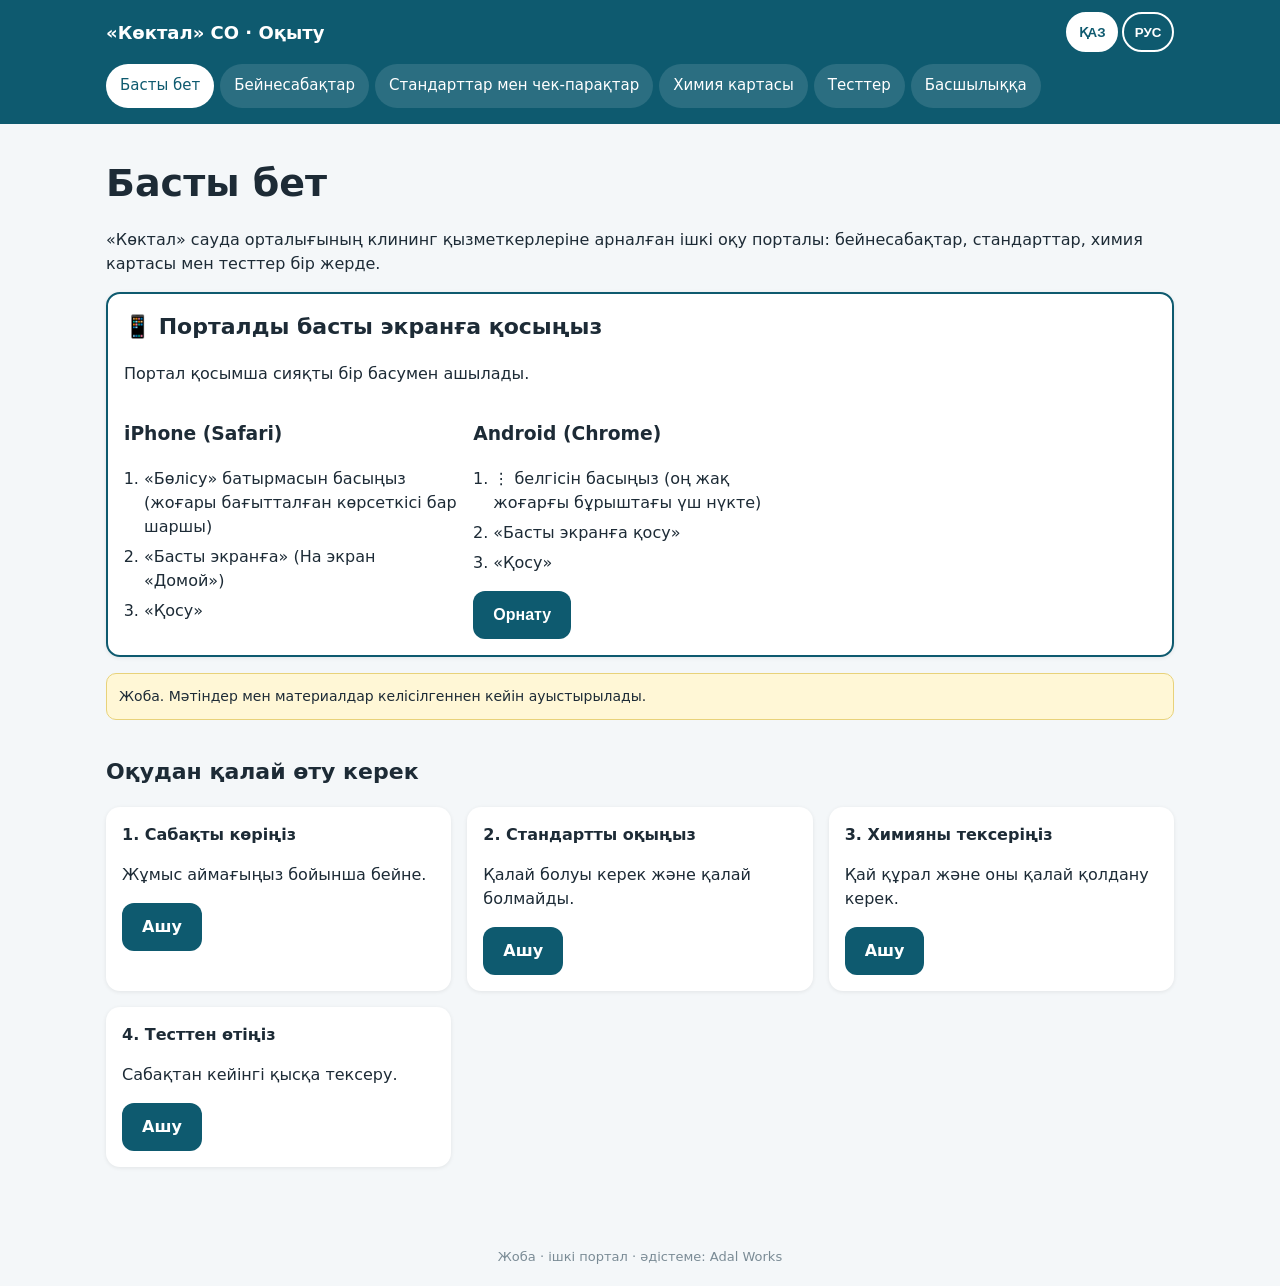
<file: index.html>
<!DOCTYPE html>
<html lang="kk"><head><script>(function(){var q=new URLSearchParams(location.search).get("lang"),l=(q=="ru"||q=="kz")?q:(localStorage.getItem("lang")||"kz");if(q)localStorage.setItem("lang",l);document.documentElement.dataset.lang=l;document.documentElement.lang=l=="kz"?"kk":"ru"})()</script><meta charset="utf-8"/><meta content="width=device-width,initial-scale=1" name="viewport"/><meta content="noindex,nofollow" name="robots"/><title data-kz="Басты бет — клинингті оқыту, «Көктал» СО" data-ru="Главная — обучение клинингу, ТЦ «Коктал»">Главная — обучение клинингу, ТЦ «Коктал»</title><link href="manifest.webmanifest" rel="manifest"/><meta content="#0e5a6f" name="theme-color"/><meta content="yes" name="apple-mobile-web-app-capable"/><meta content="yes" name="mobile-web-app-capable"/><meta content="Köktal" name="apple-mobile-web-app-title"/><meta content="default" name="apple-mobile-web-app-status-bar-style"/><link href="apple-touch-icon.png" rel="apple-touch-icon"/><link href="favicon.ico" rel="icon" sizes="any"/><link href="icons/icon-32.png" rel="icon" sizes="32x32" type="image/png"/><link href="style.css?v=5" rel="stylesheet"/></head><body><header><div class="bar"><a class="logo" href="index.html"><span class="ru">ТЦ «Коктал» · Обучение</span><span class="kz">«Көктал» СО · Оқыту</span></a><div aria-label="Тіл / Язык" class="lang" role="group"><button data-l="kz" type="button">ҚАЗ</button><button data-l="ru" type="button">РУС</button></div><nav><a class="on" href="index.html"><span class="ru">Главная</span><span class="kz">Басты бет</span></a><a href="video.html"><span class="ru">Видеоуроки</span><span class="kz">Бейнесабақтар</span></a><a href="standards.html"><span class="ru">Стандарты и чек-листы</span><span class="kz">Стандарттар мен чек-парақтар</span></a><a href="chem.html"><span class="ru">Карта химии</span><span class="kz">Химия картасы</span></a><a href="tests.html"><span class="ru">Тесты</span><span class="kz">Тесттер</span></a><a href="audit.html"><span class="ru">Для руководства</span><span class="kz">Басшылыққа</span></a></nav></div></header><main><h1><span class="ru">Главная</span><span class="kz">Басты бет</span></h1><p><span class="ru">Внутренний учебный портал для сотрудников клининга ТЦ «Коктал»: видеоуроки, стандарты, карта химии и тесты в одном месте.</span><span class="kz">«Көктал» сауда орталығының клининг қызметкерлеріне арналған ішкі оқу порталы: бейнесабақтар, стандарттар, химия картасы мен тесттер бір жерде.</span></p><div class="card a2hs"><h2 style="margin-top:0"><span class="ru">📱 Добавьте портал на главный экран</span><span class="kz">📱 Порталды басты экранға қосыңыз</span></h2><p><span class="ru">Портал будет открываться как приложение — одним нажатием.</span><span class="kz">Портал қосымша сияқты бір басумен ашылады.</span></p><div class="grid"><div><h3>iPhone (Safari)</h3><ol><li><span class="ru">Нажмите «Поделиться» (квадрат со стрелкой вверх)</span><span class="kz">«Бөлісу» батырмасын басыңыз (жоғары бағытталған көрсеткісі бар шаршы)</span></li><li><span class="ru">«На экран „Домой“»</span><span class="kz">«Басты экранға» (На экран «Домой»)</span></li><li><span class="ru">«Добавить»</span><span class="kz">«Қосу»</span></li></ol></div><div><h3>Android (Chrome)</h3><ol><li><span class="ru">Нажмите ⋮ (три точки справа сверху)</span><span class="kz">⋮ белгісін басыңыз (оң жақ жоғарғы бұрыштағы үш нүкте)</span></li><li><span class="ru">«Добавить на главный экран»</span><span class="kz">«Басты экранға қосу»</span></li><li><span class="ru">«Добавить»</span><span class="kz">«Қосу»</span></li></ol><button class="btn" hidden="" id="inst"><span class="ru">Установить</span><span class="kz">Орнату</span></button></div></div></div>
<script>let dp;addEventListener("beforeinstallprompt",e=>{e.preventDefault();dp=e;inst.hidden=false});inst.onclick=async()=>{if(!dp)return;dp.prompt();await dp.userChoice;dp=null;inst.hidden=true};</script>
<div class="note"><span class="ru">Черновик. Тексты и материалы будут заменены после согласования.</span><span class="kz">Жоба. Мәтіндер мен материалдар келісілгеннен кейін ауыстырылады.</span></div>
<h2><span class="ru">Как проходить обучение</span><span class="kz">Оқудан қалай өту керек</span></h2><div class="grid"><div class="card"><b><span class="ru">1. Посмотрите урок</span><span class="kz">1. Сабақты көріңіз</span></b><p><span class="ru">Видео по вашей зоне работы.</span><span class="kz">Жұмыс аймағыңыз бойынша бейне.</span></p><a class="btn" href="video.html"><span class="ru">Открыть</span><span class="kz">Ашу</span></a></div><div class="card"><b><span class="ru">2. Изучите стандарт</span><span class="kz">2. Стандартты оқыңыз</span></b><p><span class="ru">Как должно быть и как нельзя.</span><span class="kz">Қалай болуы керек және қалай болмайды.</span></p><a class="btn" href="standards.html"><span class="ru">Открыть</span><span class="kz">Ашу</span></a></div><div class="card"><b><span class="ru">3. Проверьте химию</span><span class="kz">3. Химияны тексеріңіз</span></b><p><span class="ru">Какое средство и как применять.</span><span class="kz">Қай құрал және оны қалай қолдану керек.</span></p><a class="btn" href="chem.html"><span class="ru">Открыть</span><span class="kz">Ашу</span></a></div><div class="card"><b><span class="ru">4. Пройдите тест</span><span class="kz">4. Тесттен өтіңіз</span></b><p><span class="ru">Короткая проверка после урока.</span><span class="kz">Сабақтан кейінгі қысқа тексеру.</span></p><a class="btn" href="tests.html"><span class="ru">Открыть</span><span class="kz">Ашу</span></a></div></div></main><footer><span class="ru">Черновик · внутренний портал · методика: Adal Works</span><span class="kz">Жоба · ішкі портал · әдістеме: Adal Works</span></footer><script>if("serviceWorker"in navigator)navigator.serviceWorker.register("sw.js");</script><script src="lang.js"></script></body></html>
</file>
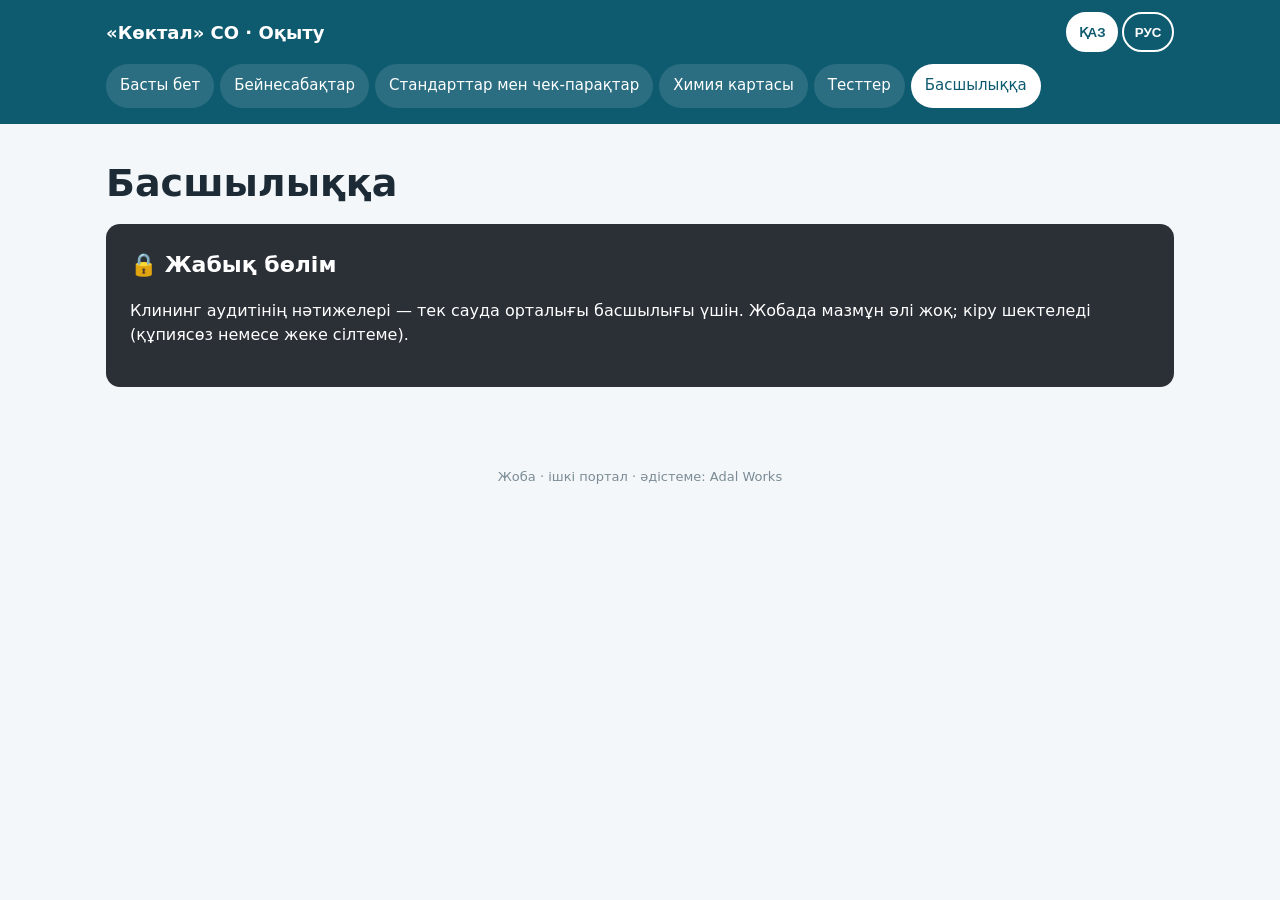
<file: audit.html>
<!DOCTYPE html>
<html lang="kk"><head><script>(function(){var q=new URLSearchParams(location.search).get("lang"),l=(q=="ru"||q=="kz")?q:(localStorage.getItem("lang")||"kz");if(q)localStorage.setItem("lang",l);document.documentElement.dataset.lang=l;document.documentElement.lang=l=="kz"?"kk":"ru"})()</script><meta charset="utf-8"/><meta content="width=device-width,initial-scale=1" name="viewport"/><meta content="noindex,nofollow" name="robots"/><title data-kz="Басшылыққа — клинингті оқыту, «Көктал» СО" data-ru="Для руководства — обучение клинингу, ТЦ «Коктал»">Для руководства — обучение клинингу, ТЦ «Коктал»</title><link href="manifest.webmanifest" rel="manifest"/><meta content="#0e5a6f" name="theme-color"/><meta content="yes" name="apple-mobile-web-app-capable"/><meta content="yes" name="mobile-web-app-capable"/><meta content="Köktal" name="apple-mobile-web-app-title"/><meta content="default" name="apple-mobile-web-app-status-bar-style"/><link href="apple-touch-icon.png" rel="apple-touch-icon"/><link href="favicon.ico" rel="icon" sizes="any"/><link href="icons/icon-32.png" rel="icon" sizes="32x32" type="image/png"/><link href="style.css?v=5" rel="stylesheet"/></head><body><header><div class="bar"><a class="logo" href="index.html"><span class="ru">ТЦ «Коктал» · Обучение</span><span class="kz">«Көктал» СО · Оқыту</span></a><div aria-label="Тіл / Язык" class="lang" role="group"><button data-l="kz" type="button">ҚАЗ</button><button data-l="ru" type="button">РУС</button></div><nav><a href="index.html"><span class="ru">Главная</span><span class="kz">Басты бет</span></a><a href="video.html"><span class="ru">Видеоуроки</span><span class="kz">Бейнесабақтар</span></a><a href="standards.html"><span class="ru">Стандарты и чек-листы</span><span class="kz">Стандарттар мен чек-парақтар</span></a><a href="chem.html"><span class="ru">Карта химии</span><span class="kz">Химия картасы</span></a><a href="tests.html"><span class="ru">Тесты</span><span class="kz">Тесттер</span></a><a class="on" href="audit.html"><span class="ru">Для руководства</span><span class="kz">Басшылыққа</span></a></nav></div></header><main><h1><span class="ru">Для руководства</span><span class="kz">Басшылыққа</span></h1><div class="lock"><h2 style="margin-top:0"><span class="ru">🔒 Закрытый раздел</span><span class="kz">🔒 Жабық бөлім</span></h2><p><span class="ru">Результаты аудита клининга — только для руководства ТЦ. В черновике содержимого нет; доступ будет ограничен (пароль или отдельная ссылка).</span><span class="kz">Клининг аудитінің нәтижелері — тек сауда орталығы басшылығы үшін. Жобада мазмұн әлі жоқ; кіру шектеледі (құпиясөз немесе жеке сілтеме).</span></p></div></main><footer><span class="ru">Черновик · внутренний портал · методика: Adal Works</span><span class="kz">Жоба · ішкі портал · әдістеме: Adal Works</span></footer><script>if("serviceWorker"in navigator)navigator.serviceWorker.register("sw.js");</script><script src="lang.js"></script></body></html>
</file>
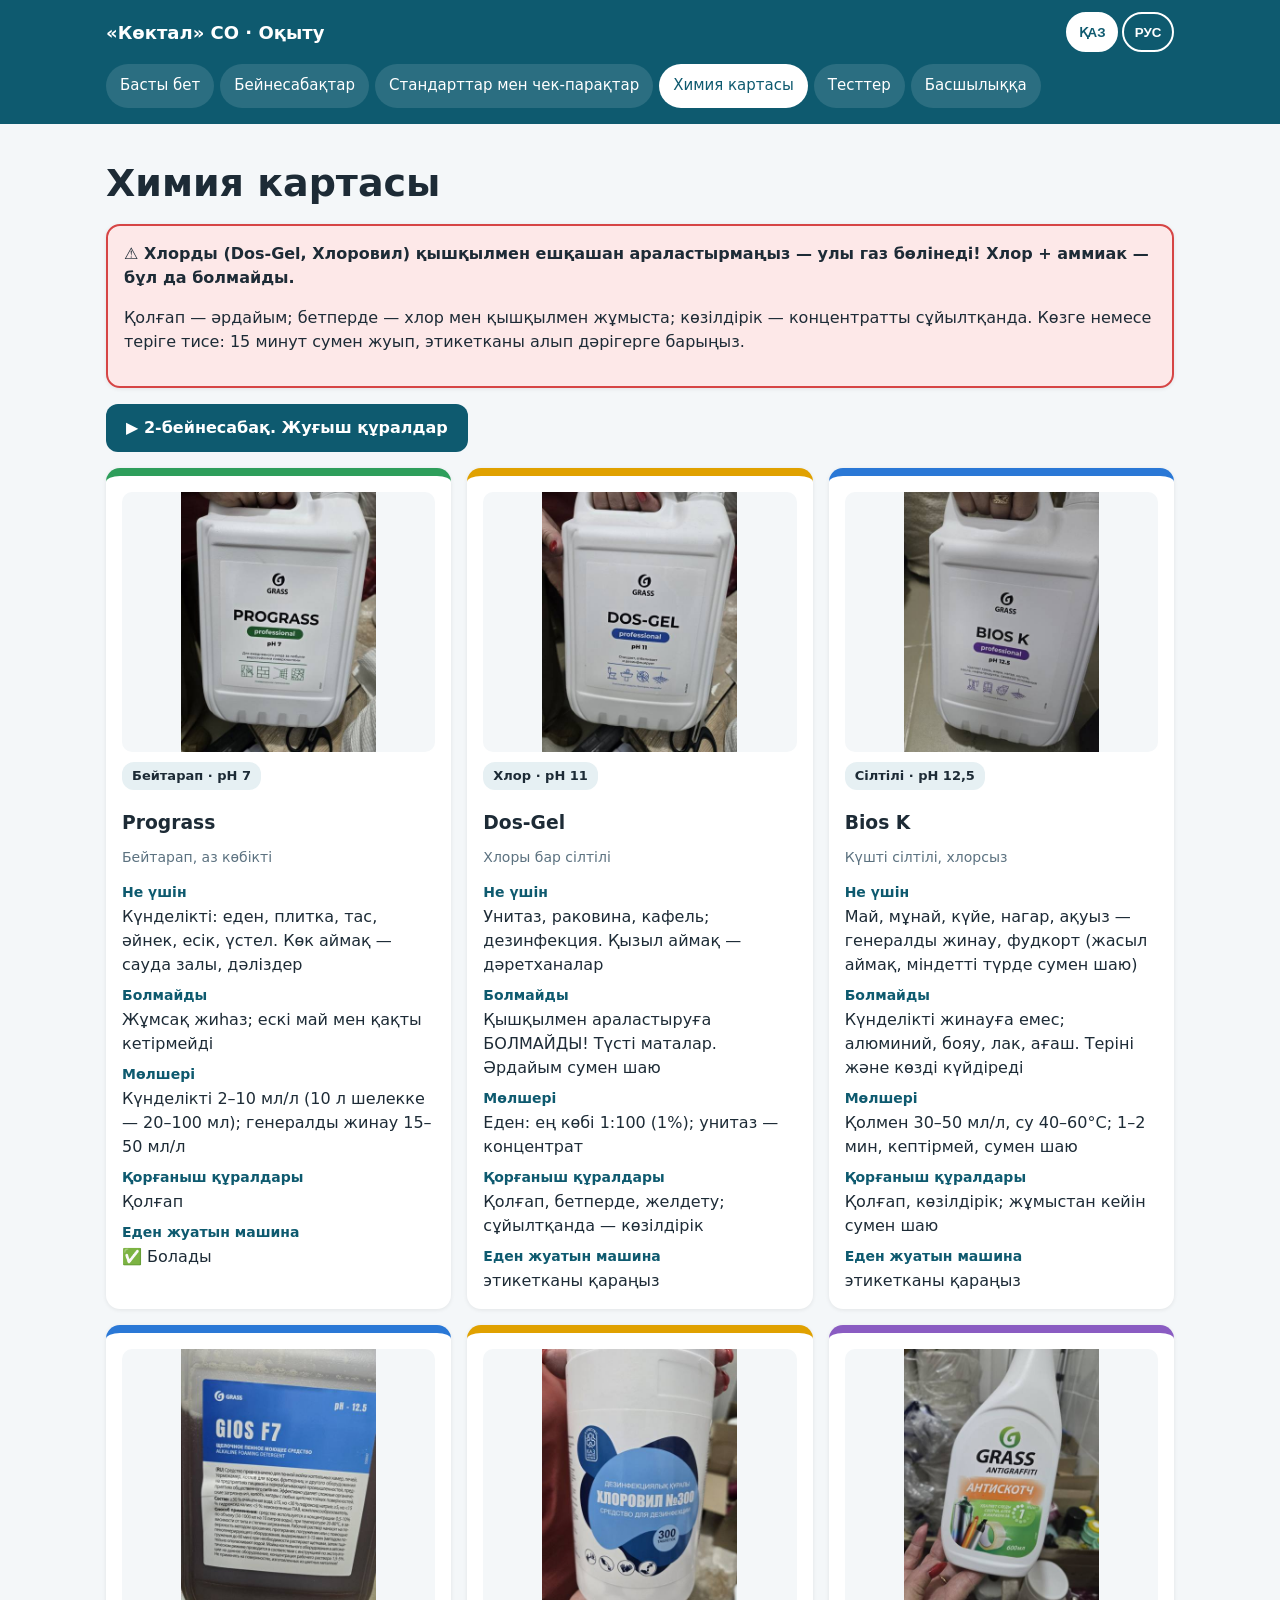
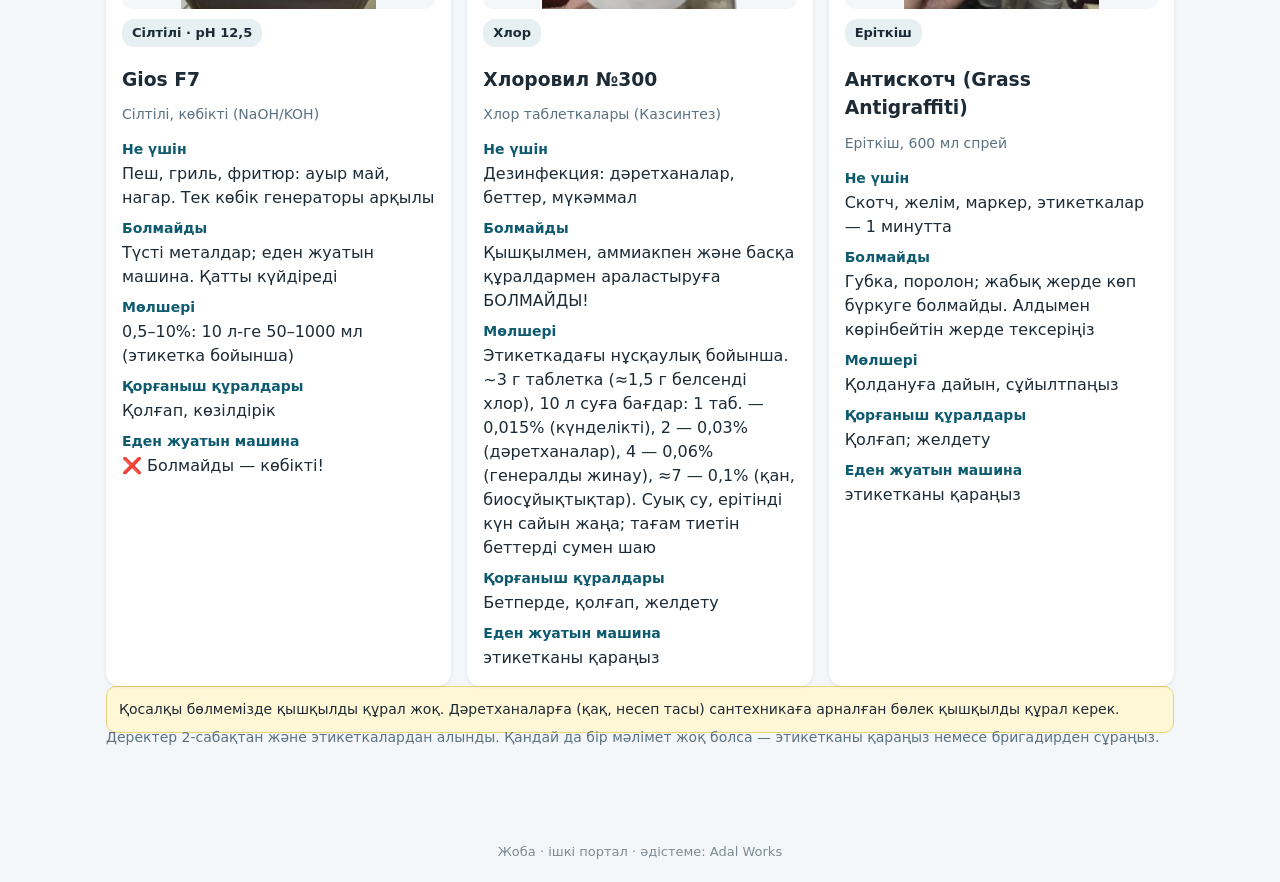
<file: chem.html>
<!DOCTYPE html>
<html lang="kk"><head><script>(function(){var q=new URLSearchParams(location.search).get("lang"),l=(q=="ru"||q=="kz")?q:(localStorage.getItem("lang")||"kz");if(q)localStorage.setItem("lang",l);document.documentElement.dataset.lang=l;document.documentElement.lang=l=="kz"?"kk":"ru"})()</script><meta charset="utf-8"/><meta content="width=device-width,initial-scale=1" name="viewport"/><meta content="noindex,nofollow" name="robots"/><title data-kz="Химия картасы — клинингті оқыту, «Көктал» СО" data-ru="Карта химии — обучение клинингу, ТЦ «Коктал»">Карта химии — обучение клинингу, ТЦ «Коктал»</title><link href="manifest.webmanifest" rel="manifest"/><meta content="#0e5a6f" name="theme-color"/><meta content="yes" name="apple-mobile-web-app-capable"/><meta content="yes" name="mobile-web-app-capable"/><meta content="Köktal" name="apple-mobile-web-app-title"/><meta content="default" name="apple-mobile-web-app-status-bar-style"/><link href="apple-touch-icon.png" rel="apple-touch-icon"/><link href="favicon.ico" rel="icon" sizes="any"/><link href="icons/icon-32.png" rel="icon" sizes="32x32" type="image/png"/><link href="style.css?v=5" rel="stylesheet"/></head><body><header><div class="bar"><a class="logo" href="index.html"><span class="ru">ТЦ «Коктал» · Обучение</span><span class="kz">«Көктал» СО · Оқыту</span></a><div aria-label="Тіл / Язык" class="lang" role="group"><button data-l="kz" type="button">ҚАЗ</button><button data-l="ru" type="button">РУС</button></div><nav><a href="index.html"><span class="ru">Главная</span><span class="kz">Басты бет</span></a><a href="video.html"><span class="ru">Видеоуроки</span><span class="kz">Бейнесабақтар</span></a><a href="standards.html"><span class="ru">Стандарты и чек-листы</span><span class="kz">Стандарттар мен чек-парақтар</span></a><a class="on" href="chem.html"><span class="ru">Карта химии</span><span class="kz">Химия картасы</span></a><a href="tests.html"><span class="ru">Тесты</span><span class="kz">Тесттер</span></a><a href="audit.html"><span class="ru">Для руководства</span><span class="kz">Басшылыққа</span></a></nav></div></header><main><h1><span class="ru">Карта химии</span><span class="kz">Химия картасы</span></h1>
<div class="card danger"><span class="ru"><b>⚠️ Никогда не смешивать хлор (Dos-Gel, Хлоровил) с кислотой — ядовитый газ! Хлор + аммиак — тоже нельзя.</b></span><span class="kz"><b>⚠️ Хлорды (Dos-Gel, Хлоровил) қышқылмен ешқашан араластырмаңыз — улы газ бөлінеді! Хлор + аммиак — бұл да болмайды.</b></span><p><span class="ru">Перчатки всегда; маска — при хлоре и кислоте; очки — при разведении концентрата. Попало в глаза или на кожу: 15 минут водой → к врачу с этикеткой.</span><span class="kz">Қолғап — әрдайым; бетперде — хлор мен қышқылмен жұмыста; көзілдірік — концентратты сұйылтқанда. Көзге немесе теріге тисе: 15 минут сумен жуып, этикетканы алып дәрігерге барыңыз.</span></p></div>
<p><a class="btn" href="video.html#lesson2"><span class="ru">▶ Видеоурок 2. Моющие средства</span><span class="kz">▶ 2-бейнесабақ. Жуғыш құралдар</span></a></p>
<div class="grid chemgrid"><div class="card chem neu"><img alt="Prograss" loading="lazy" src="img/chem/prograss.jpg" width="300"/><div><span class="tag"><span class="ru">Нейтральное · pH 7</span><span class="kz">Бейтарап · pH 7</span></span><h3>Prograss</h3><p class="sub" style="margin-top:-8px"><span class="ru">Нейтральное, низкопенное</span><span class="kz">Бейтарап, аз көбікті</span></p><dl><dt><span class="ru">Для чего</span><span class="kz">Не үшін</span></dt><dd><span class="ru">Ежедневно: пол, плитка, камень, стекло, двери, столы. Синяя зона — торговый зал, коридоры</span><span class="kz">Күнделікті: еден, плитка, тас, әйнек, есік, үстел. Көк аймақ — сауда залы, дәліздер</span></dd><dt><span class="ru">Нельзя</span><span class="kz">Болмайды</span></dt><dd><span class="ru">Мягкая мебель; старый жир и налёт не берёт</span><span class="kz">Жұмсақ жиһаз; ескі май мен қақты кетірмейді</span></dd><dt><span class="ru">Дозировка</span><span class="kz">Мөлшері</span></dt><dd><span class="ru">Ежедн. 2–10 мл/л (ведро 10 л — 20–100 мл); генеральная 15–50 мл/л</span><span class="kz">Күнделікті 2–10 мл/л (10 л шелекке — 20–100 мл); генералды жинау 15–50 мл/л</span></dd><dt><span class="ru">Средства защиты</span><span class="kz">Қорғаныш құралдары</span></dt><dd><span class="ru">Перчатки</span><span class="kz">Қолғап</span></dd><dt><span class="ru">Поломоечная машина</span><span class="kz">Еден жуатын машина</span></dt><dd><span class="ru">✅ Можно</span><span class="kz">✅ Болады</span></dd></dl></div></div><div class="card chem cl"><img alt="Dos-Gel" loading="lazy" src="img/chem/dosgel.jpg" width="300"/><div><span class="tag"><span class="ru">Хлор · pH 11</span><span class="kz">Хлор · pH 11</span></span><h3>Dos-Gel</h3><p class="sub" style="margin-top:-8px"><span class="ru">Щелочное с хлором</span><span class="kz">Хлоры бар сілтілі</span></p><dl><dt><span class="ru">Для чего</span><span class="kz">Не үшін</span></dt><dd><span class="ru">Унитазы, раковины, кафель; дезинфекция. Красная зона — санузлы</span><span class="kz">Унитаз, раковина, кафель; дезинфекция. Қызыл аймақ — дәретханалар</span></dd><dt><span class="ru">Нельзя</span><span class="kz">Болмайды</span></dt><dd><span class="ru">НЕ смешивать с кислотой! Цветные ткани. Всегда смывать водой</span><span class="kz">Қышқылмен араластыруға БОЛМАЙДЫ! Түсті маталар. Әрдайым сумен шаю</span></dd><dt><span class="ru">Дозировка</span><span class="kz">Мөлшері</span></dt><dd><span class="ru">Пол: макс. 1:100 (1%); унитаз — концентрат</span><span class="kz">Еден: ең көбі 1:100 (1%); унитаз — концентрат</span></dd><dt><span class="ru">Средства защиты</span><span class="kz">Қорғаныш құралдары</span></dt><dd><span class="ru">Перчатки, маска, проветривание; очки при разведении</span><span class="kz">Қолғап, бетперде, желдету; сұйылтқанда — көзілдірік</span></dd><dt><span class="ru">Поломоечная машина</span><span class="kz">Еден жуатын машина</span></dt><dd><span class="ru">см. этикетку</span><span class="kz">этикетканы қараңыз</span></dd></dl></div></div><div class="card chem alk"><img alt="Bios K" loading="lazy" src="img/chem/biosk.jpg" width="300"/><div><span class="tag"><span class="ru">Щелочное · pH 12,5</span><span class="kz">Сілтілі · pH 12,5</span></span><h3>Bios K</h3><p class="sub" style="margin-top:-8px"><span class="ru">Сильнощелочное, без хлора</span><span class="kz">Күшті сілтілі, хлорсыз</span></p><dl><dt><span class="ru">Для чего</span><span class="kz">Не үшін</span></dt><dd><span class="ru">Жир, масло, копоть, нагар, белок — генеральная уборка, фудкорт (зелёная зона, обязательно смыть)</span><span class="kz">Май, мұнай, күйе, нагар, ақуыз — генералды жинау, фудкорт (жасыл аймақ, міндетті түрде сумен шаю)</span></dd><dt><span class="ru">Нельзя</span><span class="kz">Болмайды</span></dt><dd><span class="ru">Ежедневная уборка; алюминий, краска, лак, дерево. Обжигает кожу и глаза</span><span class="kz">Күнделікті жинауға емес; алюминий, бояу, лак, ағаш. Теріні және көзді күйдіреді</span></dd><dt><span class="ru">Дозировка</span><span class="kz">Мөлшері</span></dt><dd><span class="ru">Вручную 30–50 мл/л, вода 40–60°C; 1–2 мин, не давать высохнуть, смыть</span><span class="kz">Қолмен 30–50 мл/л, су 40–60°C; 1–2 мин, кептірмей, сумен шаю</span></dd><dt><span class="ru">Средства защиты</span><span class="kz">Қорғаныш құралдары</span></dt><dd><span class="ru">Перчатки, очки; после работы смыть водой</span><span class="kz">Қолғап, көзілдірік; жұмыстан кейін сумен шаю</span></dd><dt><span class="ru">Поломоечная машина</span><span class="kz">Еден жуатын машина</span></dt><dd><span class="ru">см. этикетку</span><span class="kz">этикетканы қараңыз</span></dd></dl></div></div><div class="card chem alk"><img alt="Gios F7" loading="lazy" src="img/chem/giosf7.jpg" width="300"/><div><span class="tag"><span class="ru">Щелочное · pH 12,5</span><span class="kz">Сілтілі · pH 12,5</span></span><h3>Gios F7</h3><p class="sub" style="margin-top:-8px"><span class="ru">Щелочное пенное (NaOH/KOH)</span><span class="kz">Сілтілі, көбікті (NaOH/KOH)</span></p><dl><dt><span class="ru">Для чего</span><span class="kz">Не үшін</span></dt><dd><span class="ru">Печи, гриль, фритюр: тяжёлый жир, нагар. Только через пеногенератор</span><span class="kz">Пеш, гриль, фритюр: ауыр май, нагар. Тек көбік генераторы арқылы</span></dd><dt><span class="ru">Нельзя</span><span class="kz">Болмайды</span></dt><dd><span class="ru">Цветные металлы; поломоечная машина. Сильно обжигает</span><span class="kz">Түсті металдар; еден жуатын машина. Қатты күйдіреді</span></dd><dt><span class="ru">Дозировка</span><span class="kz">Мөлшері</span></dt><dd><span class="ru">0,5–10%: 50–1000 мл на 10 л (этикетка)</span><span class="kz">0,5–10%: 10 л-ге 50–1000 мл (этикетка бойынша)</span></dd><dt><span class="ru">Средства защиты</span><span class="kz">Қорғаныш құралдары</span></dt><dd><span class="ru">Перчатки, очки</span><span class="kz">Қолғап, көзілдірік</span></dd><dt><span class="ru">Поломоечная машина</span><span class="kz">Еден жуатын машина</span></dt><dd><span class="ru">❌ Нельзя — пенное!</span><span class="kz">❌ Болмайды — көбікті!</span></dd></dl></div></div><div class="card chem cl"><img alt="Хлоровил №300" loading="lazy" src="img/chem/chlorovil.jpg" width="300"/><div><span class="tag"><span class="ru">Хлор</span><span class="kz">Хлор</span></span><h3><span class="ru">Хлоровил №300</span><span class="kz">Хлоровил №300</span></h3><p class="sub" style="margin-top:-8px"><span class="ru">Хлорные таблетки (Казсинтез)</span><span class="kz">Хлор таблеткалары (Казсинтез)</span></p><dl><dt><span class="ru">Для чего</span><span class="kz">Не үшін</span></dt><dd><span class="ru">Дезинфекция: санузлы, поверхности, инвентарь</span><span class="kz">Дезинфекция: дәретханалар, беттер, мүкәммал</span></dd><dt><span class="ru">Нельзя</span><span class="kz">Болмайды</span></dt><dd><span class="ru">НЕ смешивать с кислотой, аммиаком и другими средствами!</span><span class="kz">Қышқылмен, аммиакпен және басқа құралдармен араластыруға БОЛМАЙДЫ!</span></dd><dt><span class="ru">Дозировка</span><span class="kz">Мөлшері</span></dt><dd><span class="ru">По инструкции на этикетке. Ориентир для таблетки ~3 г (≈1,5 г акт. хлора) на 10 л: 1 таб. — 0,015% (ежедневно), 2 — 0,03% (санузлы), 4 — 0,06% (генуборка), ≈7 — 0,1% (кровь, биожидкости). Холодная вода, раствор свежий каждый день; поверхности для пищи — смыть</span><span class="kz">Этикеткадағы нұсқаулық бойынша. ~3 г таблетка (≈1,5 г белсенді хлор), 10 л суға бағдар: 1 таб. — 0,015% (күнделікті), 2 — 0,03% (дәретханалар), 4 — 0,06% (генералды жинау), ≈7 — 0,1% (қан, биосұйықтықтар). Суық су, ерітінді күн сайын жаңа; тағам тиетін беттерді сумен шаю</span></dd><dt><span class="ru">Средства защиты</span><span class="kz">Қорғаныш құралдары</span></dt><dd><span class="ru">Маска, перчатки, проветривание</span><span class="kz">Бетперде, қолғап, желдету</span></dd><dt><span class="ru">Поломоечная машина</span><span class="kz">Еден жуатын машина</span></dt><dd><span class="ru">см. этикетку</span><span class="kz">этикетканы қараңыз</span></dd></dl></div></div><div class="card chem sol"><img alt="Антискотч (Grass Antigraffiti)" loading="lazy" src="img/chem/antiscotch.jpg" width="300"/><div><span class="tag"><span class="ru">Растворитель</span><span class="kz">Еріткіш</span></span><h3><span class="ru">Антискотч (Grass Antigraffiti)</span><span class="kz">Антискотч (Grass Antigraffiti)</span></h3><p class="sub" style="margin-top:-8px"><span class="ru">Растворитель, спрей 600 мл</span><span class="kz">Еріткіш, 600 мл спрей</span></p><dl><dt><span class="ru">Для чего</span><span class="kz">Не үшін</span></dt><dd><span class="ru">Скотч, клей, маркер, этикетки — за 1 минуту</span><span class="kz">Скотч, желім, маркер, этикеткалар — 1 минутта</span></dd><dt><span class="ru">Нельзя</span><span class="kz">Болмайды</span></dt><dd><span class="ru">Губки, поролон; много распылять в закрытом помещении. Сначала проверь на незаметном месте</span><span class="kz">Губка, поролон; жабық жерде көп бүркуге болмайды. Алдымен көрінбейтін жерде тексеріңіз</span></dd><dt><span class="ru">Дозировка</span><span class="kz">Мөлшері</span></dt><dd><span class="ru">Готов к применению, не разбавлять</span><span class="kz">Қолдануға дайын, сұйылтпаңыз</span></dd><dt><span class="ru">Средства защиты</span><span class="kz">Қорғаныш құралдары</span></dt><dd><span class="ru">Перчатки; проветривание</span><span class="kz">Қолғап; желдету</span></dd><dt><span class="ru">Поломоечная машина</span><span class="kz">Еден жуатын машина</span></dt><dd><span class="ru">см. этикетку</span><span class="kz">этикетканы қараңыз</span></dd></dl></div></div></div>
<div class="note"><span class="ru">Кислотного средства в нашей подсобке нет. Для санузлов (налёт, мочевой камень) нужно отдельное кислотное средство для сантехники.</span><span class="kz">Қосалқы бөлмемізде қышқылды құрал жоқ. Дәретханаларға (қақ, несеп тасы) сантехникаға арналған бөлек қышқылды құрал керек.</span></div>
<p class="sub"><span class="ru">Данные — из урока 2 и этикеток. Если чего-то нет — смотри этикетку или спроси бригадира.</span><span class="kz">Деректер 2-сабақтан және этикеткалардан алынды. Қандай да бір мәлімет жоқ болса — этикетканы қараңыз немесе бригадирден сұраңыз.</span></p></main><footer><span class="ru">Черновик · внутренний портал · методика: Adal Works</span><span class="kz">Жоба · ішкі портал · әдістеме: Adal Works</span></footer><script>if("serviceWorker"in navigator)navigator.serviceWorker.register("sw.js");</script><script src="lang.js"></script></body></html>
</file>
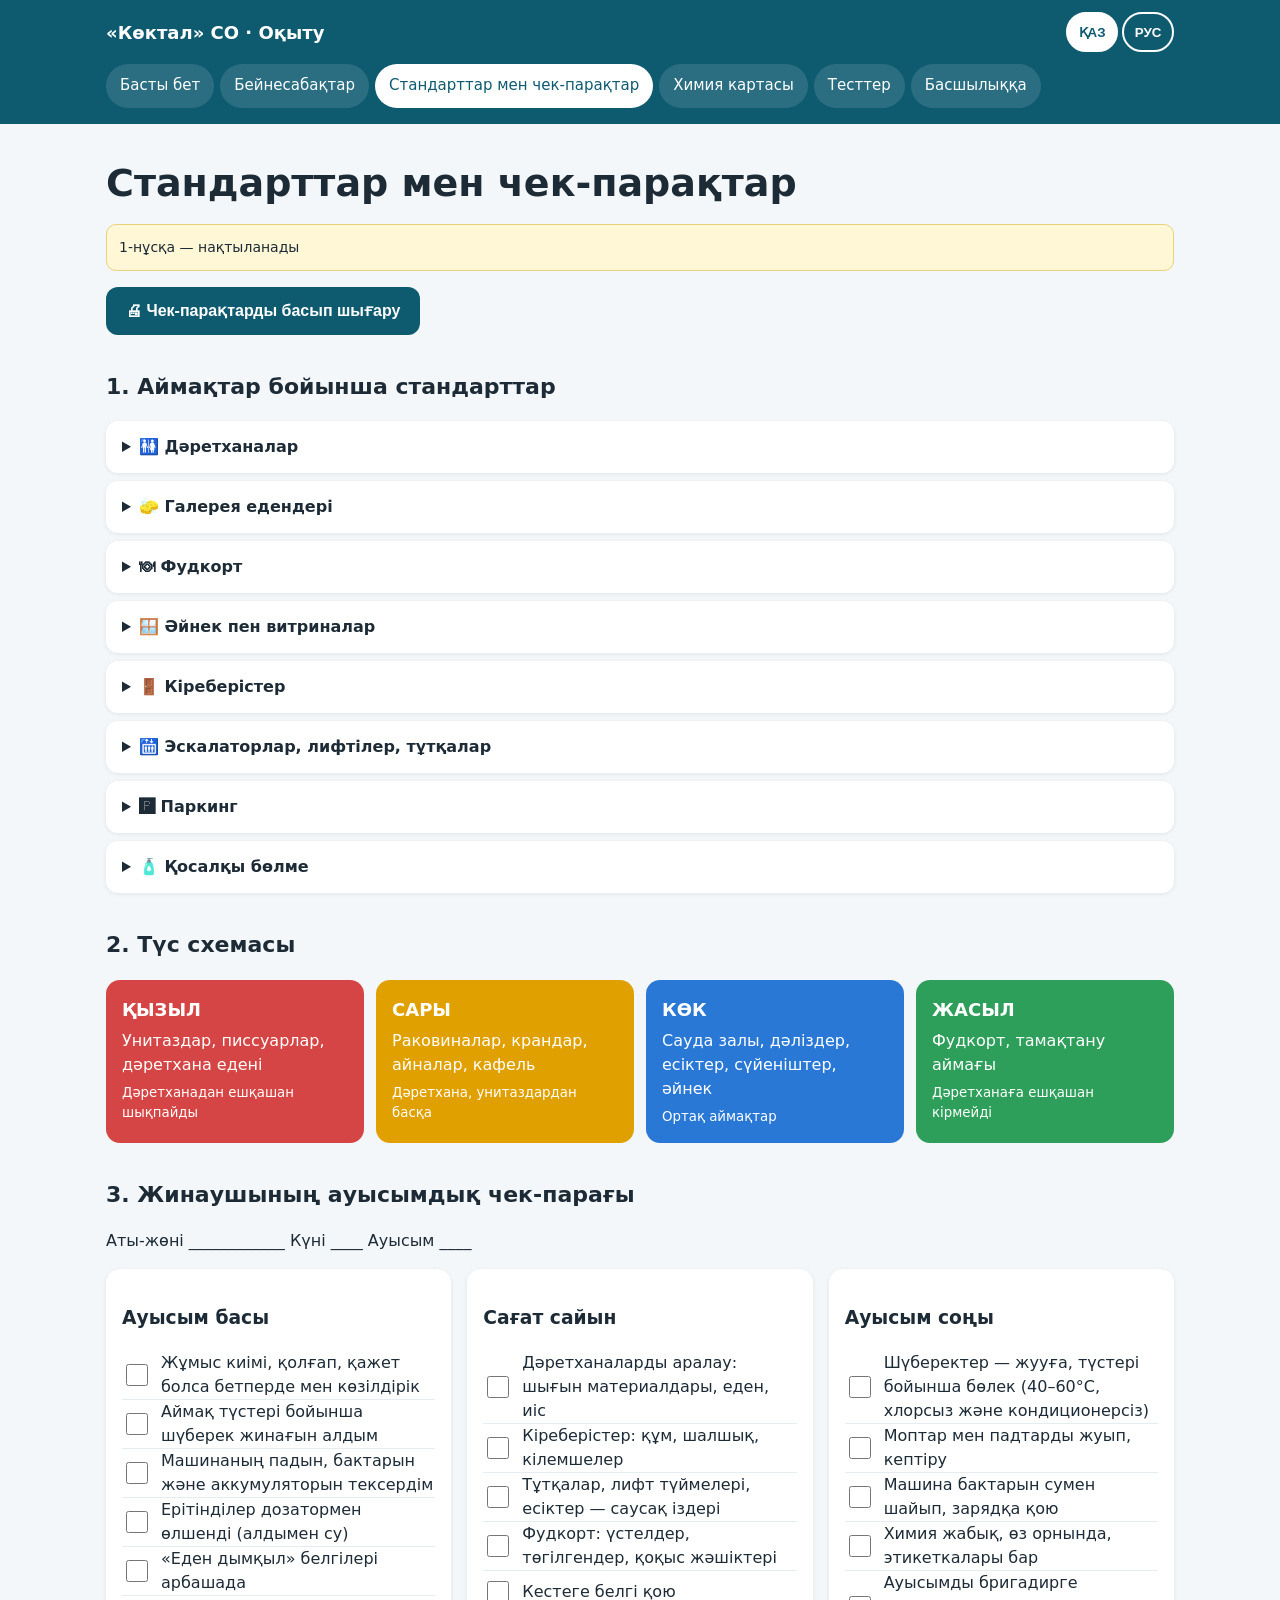
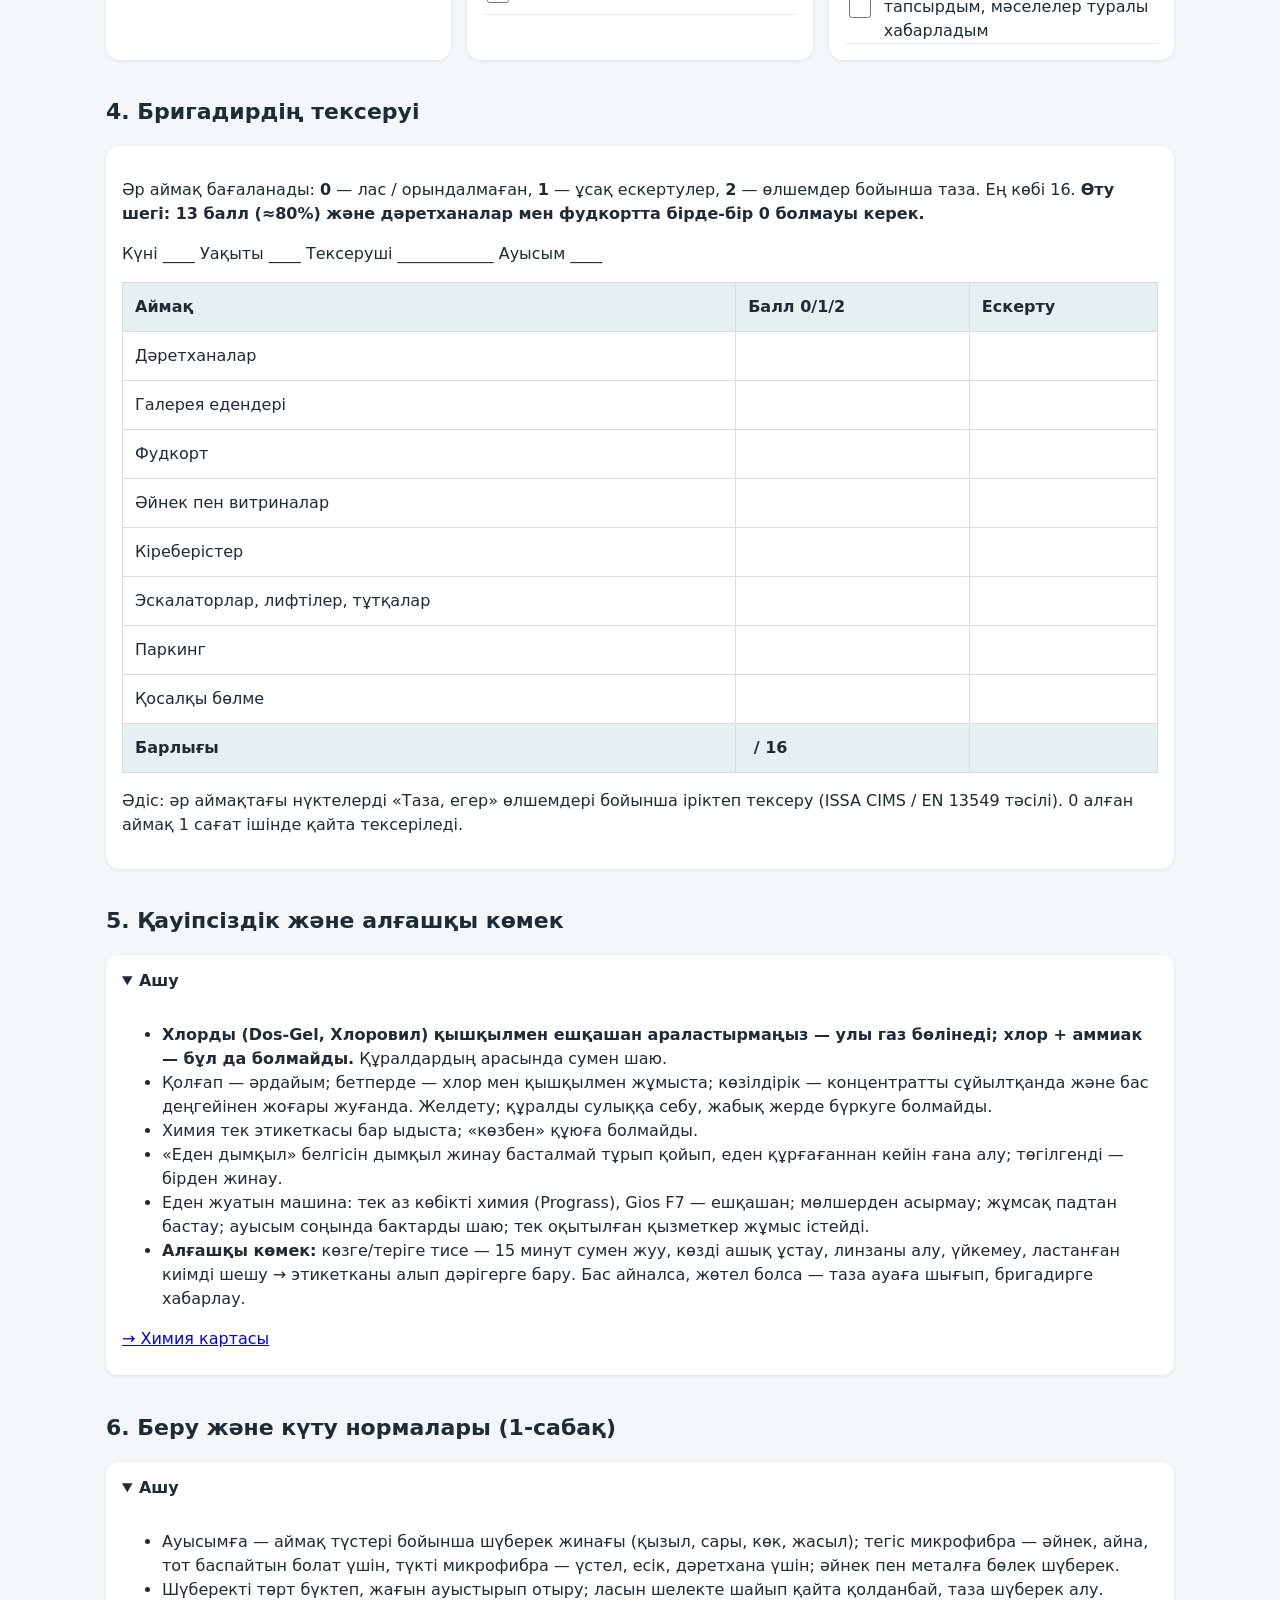
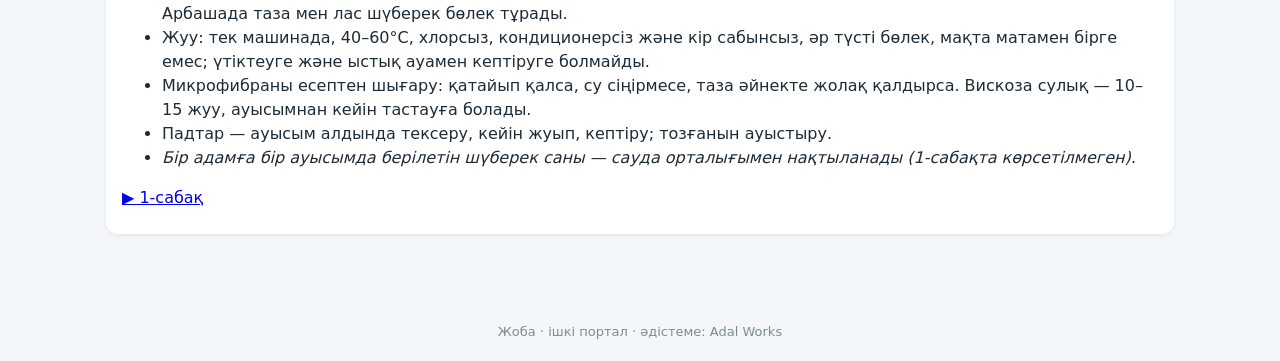
<file: standards.html>
<!DOCTYPE html>
<html lang="kk"><head><script>(function(){var q=new URLSearchParams(location.search).get("lang"),l=(q=="ru"||q=="kz")?q:(localStorage.getItem("lang")||"kz");if(q)localStorage.setItem("lang",l);document.documentElement.dataset.lang=l;document.documentElement.lang=l=="kz"?"kk":"ru"})()</script><meta charset="utf-8"/><meta content="width=device-width,initial-scale=1" name="viewport"/><meta content="noindex,nofollow" name="robots"/><title data-kz="Стандарттар мен чек-парақтар — клинингті оқыту, «Көктал» СО" data-ru="Стандарты и чек-листы — обучение клинингу, ТЦ «Коктал»">Стандарты и чек-листы — обучение клинингу, ТЦ «Коктал»</title><link href="manifest.webmanifest" rel="manifest"/><meta content="#0e5a6f" name="theme-color"/><meta content="yes" name="apple-mobile-web-app-capable"/><meta content="yes" name="mobile-web-app-capable"/><meta content="Köktal" name="apple-mobile-web-app-title"/><meta content="default" name="apple-mobile-web-app-status-bar-style"/><link href="apple-touch-icon.png" rel="apple-touch-icon"/><link href="favicon.ico" rel="icon" sizes="any"/><link href="icons/icon-32.png" rel="icon" sizes="32x32" type="image/png"/><link href="style.css?v=5" rel="stylesheet"/></head><body><header><div class="bar"><a class="logo" href="index.html"><span class="ru">ТЦ «Коктал» · Обучение</span><span class="kz">«Көктал» СО · Оқыту</span></a><div aria-label="Тіл / Язык" class="lang" role="group"><button data-l="kz" type="button">ҚАЗ</button><button data-l="ru" type="button">РУС</button></div><nav><a href="index.html"><span class="ru">Главная</span><span class="kz">Басты бет</span></a><a href="video.html"><span class="ru">Видеоуроки</span><span class="kz">Бейнесабақтар</span></a><a class="on" href="standards.html"><span class="ru">Стандарты и чек-листы</span><span class="kz">Стандарттар мен чек-парақтар</span></a><a href="chem.html"><span class="ru">Карта химии</span><span class="kz">Химия картасы</span></a><a href="tests.html"><span class="ru">Тесты</span><span class="kz">Тесттер</span></a><a href="audit.html"><span class="ru">Для руководства</span><span class="kz">Басшылыққа</span></a></nav></div></header><main><h1><span class="ru">Стандарты и чек-листы</span><span class="kz">Стандарттар мен чек-парақтар</span></h1><div class="note"><span class="ru">Версия 1 — будет уточняться</span><span class="kz">1-нұсқа — нақтыланады</span></div><p class="noprint"><button class="btn" onclick="document.querySelectorAll('details').forEach(d=&gt;d.open=true);print()"><span class="ru">🖨 Распечатать чек-листы</span><span class="kz">🖨 Чек-парақтарды басып шығару</span></button></p>
<h2><span class="ru">1. Стандарты по зонам</span><span class="kz">1. Аймақтар бойынша стандарттар</span></h2><details><summary><b><span class="ru">🚻 Санузлы </span><span class="kz">🚻 Дәретханалар</span></b></summary><p><a href="video.html#lesson3">🎬 <span class="ru">Видеоурок 3: технология уборки санузла</span><span class="kz">3-бейнесабақ: санторапты жинау технологиясы</span></a></p><p><span class="ru"><b>Частота:</b> Каждые 30–60 мин в часы работы ТЦ + генеральная ежедневно после закрытия</span><span class="kz"><b>Жиілігі:</b> СО жұмыс уақытында 30–60 мин сайын + жабылғаннан кейін күн сайын генералды жинау</span></p><p><span class="ru"><b>Цвет и химия:</b> Красный — унитазы, писсуары, пол; жёлтый — раковины, краны, зеркала, кафель. Хлор: Dos-Gel (унитаз — концентрат, пол ≤1%) или Хлоровил 2 таб./10 л (0,03%). Налёт/мочевой камень — отдельное кислотное средство (в подсобке нет)</span><span class="kz"><b>Түс пен химия:</b> Қызыл — унитаздар, писсуарлар, еден; сары — раковиналар, крандар, айналар, кафель. Хлор: Dos-Gel (унитаз — концентрат, еден ≤1%) немесе Хлоровил 2 таб./10 л (0,03%). Қақ/несеп тасы — бөлек қышқылды құрал (қосалқы бөлмеде жоқ)</span></p><p><b><span class="ru">Порядок:</span><span class="kz">Реті:</span></b></p><ol><li><span class="ru">Табличка «Мокрый пол», проветривание, перчатки и маска</span><span class="kz">«Еден дымқыл» белгісін қою, желдету, қолғап пен бетперде кию</span></li><li><span class="ru">Расходники: бумага, мыло, полотенца; мусор</span><span class="kz">Шығын материалдары: қағаз, сабын, сүлгі; қоқысты шығару</span></li><li><span class="ru">Зеркала и краны (жёлтая гладкая микрофибра)</span><span class="kz">Айналар мен крандар (сары тегіс микрофибра)</span></li><li><span class="ru">Раковины, кафель (жёлтый)</span><span class="kz">Раковиналар, кафель (сары)</span></li><li><span class="ru">Унитазы и писсуары — снаружи внутрь, сверху вниз (красный)</span><span class="kz">Унитаздар мен писсуарлар — сыртынан ішіне, жоғарыдан төменге (қызыл)</span></li><li><span class="ru">Пол — от дальнего угла к выходу; смыть хлор водой</span><span class="kz">Еден — алыс бұрыштан шығуға қарай; хлорды сумен шаю</span></li><li><span class="ru">Запись в график уборки</span><span class="kz">Жинау кестесіне белгі қою</span></li></ol><p class="ok-box"><span class="ru"><b>✔ Чисто, если:</b> Нет запаха, луж, следов мочи и налёта; зеркала и краны без разводов и капель; расходники заполнены; урны пустые; график подписан</span><span class="kz"><b>✔ Таза, егер:</b> Иіс, шалшық, несеп іздері мен қақ жоқ; айналар мен крандарда жолақ пен тамшы жоқ; шығын материалдары толтырылған; қоқыс жәшіктері бос; кестеге қол қойылған</span></p></details><details><summary><b><span class="ru">🧽 Полы галереи </span><span class="kz">🧽 Галерея едендері</span></b></summary><p><span class="ru"><b>Частота:</b> Поддерживающая уборка в течение дня; машинная мойка ежедневно до открытия / после закрытия</span><span class="kz"><b>Жиілігі:</b> Күні бойы қолдау жинауы; машинамен жуу — күн сайын ашылғанға дейін / жабылғаннан кейін</span></p><p><span class="ru"><b>Цвет и химия:</b> Синяя зона. Prograss 2–10 мл/л (ведро 10 л — 20–100 мл), в машину — только низкопенное. Моп микрофибра для керамогранита/мрамора; пад — начинать с самого мягкого (красный — ежедневная мойка)</span><span class="kz"><b>Түс пен химия:</b> Көк аймақ. Prograss 2–10 мл/л (10 л шелекке — 20–100 мл), машинаға — тек аз көбікті. Керамогранит/мәрмәрға — микрофибра моп; пад — ең жұмсағынан бастау (қызыл — күнделікті жуу)</span></p><p><b><span class="ru">Порядок:</span><span class="kz">Реті:</span></b></p><ol><li><span class="ru">Знаки «Мокрый пол» по периметру</span><span class="kz">Периметр бойынша «Еден дымқыл» белгілері</span></li><li><span class="ru">Сухая уборка: пыль, песок, мусор</span><span class="kz">Құрғақ жинау: шаң, құм, қоқыс</span></li><li><span class="ru">Сначала вода, потом средство — отмерить дозатором</span><span class="kz">Алдымен су, содан кейін құрал — дозатормен өлшеу</span></li><li><span class="ru">Мойка мопом/машиной, параллельными полосами</span><span class="kz">Моппен/машинамен параллель жолақтармен жуу</span></li><li><span class="ru">Пятна — меламиновой губкой; разлитое — сразу</span><span class="kz">Дақтар — меламин губкамен; төгілгенін — бірден</span></li><li><span class="ru">Конец: промыть баки, пад промыть и высушить</span><span class="kz">Соңында: бактарды шаю, падты жуып, кептіру</span></li></ol><p class="ok-box"><span class="ru"><b>✔ Чисто, если:</b> Нет песка, пятен, следов обуви и липкости; нет мутной плёнки и разводов; пол сухой, знаки убраны</span><span class="kz"><b>✔ Таза, егер:</b> Құм, дақ, аяқ киім іздері мен жабысқақтық жоқ; күңгірт қабат пен жолақ жоқ; еден құрғақ, белгілер алынған</span></p></details><details><summary><b><span class="ru">🍽 Фудкорт </span><span class="kz">🍽 Фудкорт</span></b></summary><p><span class="ru"><b>Частота:</b> Столы — после каждого гостя; пол — постоянно в часы работы; генеральная — после закрытия</span><span class="kz"><b>Жиілігі:</b> Үстелдер — әр қонақтан кейін; еден — жұмыс уақытында үнемі; генералды жинау — жабылғаннан кейін</span></p><p><span class="ru"><b>Цвет и химия:</b> Зелёный (никогда не в санузел). Столы — Prograss; жир — щелочное (Bios K 30–50 мл/л) и обязательно смыть. Поверхности для еды после хлора — смыть водой. Gios F7 — только пеногенератор, не в машину</span><span class="kz"><b>Түс пен химия:</b> Жасыл (дәретханаға ешқашан). Үстелдер — Prograss; май — сілтілі (Bios K 30–50 мл/л), міндетті түрде шаю. Хлордан кейін тағам тиетін беттерді сумен шаю. Gios F7 — тек көбік генераторы, машинаға емес</span></p><p><b><span class="ru">Порядок:</span><span class="kz">Реті:</span></b></p><ol><li><span class="ru">Подносы, мусор, крошки</span><span class="kz">Подностар, қоқыс, үгінділер</span></li><li><span class="ru">Стол и стулья — зелёная махровая микрофибра, сложить вчетверо, менять стороны</span><span class="kz">Үстел мен орындықтар — жасыл түкті микрофибра, төрт бүктеп, жағын ауыстырып отыру</span></li><li><span class="ru">Жир — Bios K, 1–2 мин, смыть</span><span class="kz">Май — Bios K, 1–2 мин, сумен шаю</span></li><li><span class="ru">Пол под столами, разливы — сразу, знак «Мокрый пол»</span><span class="kz">Үстел астындағы еден, төгілген сұйықтық — бірден, «Еден дымқыл» белгісі</span></li><li><span class="ru">Урны и сортировка отходов</span><span class="kz">Қоқыс жәшіктері және қалдықтарды сұрыптау</span></li></ol><p class="ok-box"><span class="ru"><b>✔ Чисто, если:</b> Столы сухие, без жира и крошек; под столами чисто; урны не переполнены; нет запаха</span><span class="kz"><b>✔ Таза, егер:</b> Үстелдер құрғақ, майсыз, үгінділерсіз; үстел асты таза; қоқыс жәшіктері толып тұрмайды; иіс жоқ</span></p></details><details><summary><b><span class="ru">🪟 Стекло и витрины </span><span class="kz">🪟 Әйнек пен витриналар</span></b></summary><p><span class="ru"><b>Частота:</b> Отпечатки — в течение дня по обходу; полная мойка — еженедельно или по графику</span><span class="kz"><b>Жиілігі:</b> Саусақ іздері — күні бойы аралау кезінде; толық жуу — апта сайын немесе кесте бойынша</span></p><p><span class="ru"><b>Цвет и химия:</b> Синий; гладкая микрофибра; отдельная тряпка для стекла и для металла (масло в средстве для нержавейки). Окна — шубка и сгон</span><span class="kz"><b>Түс пен химия:</b> Көк; тегіс микрофибра; әйнек пен металға бөлек шүберек (тот баспайтын болатқа арналған құралда май бар). Терезелер — шубка мен сгон</span></p><p><b><span class="ru">Порядок:</span><span class="kz">Реті:</span></b></p><ol><li><span class="ru">Намочить шубку, отжать</span><span class="kz">Шубканы суландырып, сығу</span></li><li><span class="ru">Растереть стекло</span><span class="kz">Әйнекті ысқылап сүрту</span></li><li><span class="ru">Сгоном — сверху вниз, вытирать лезвие</span><span class="kz">Сгонмен — жоғарыдан төменге, жүзін сүртіп отыру</span></li><li><span class="ru">Края и капли — сухой гладкой микрофиброй</span><span class="kz">Шеттері мен тамшылар — құрғақ тегіс микрофибрамен</span></li></ol><p class="ok-box"><span class="ru"><b>✔ Чисто, если:</b> Против света нет разводов, ворса, отпечатков и капель по краям</span><span class="kz"><b>✔ Таза, егер:</b> Жарыққа қарағанда жолақ, түк, саусақ іздері мен шетінде тамшы жоқ</span></p></details><details><summary><b><span class="ru">🚪 Входные группы </span><span class="kz">🚪 Кіреберістер</span></b></summary><p><span class="ru"><b>Частота:</b> Каждые 30–60 мин, в дождь/снег — постоянно</span><span class="kz"><b>Жиілігі:</b> 30–60 мин сайын, жаңбыр/қар кезінде — үнемі</span></p><p><span class="ru"><b>Цвет и химия:</b> Синий. Prograss; ковры-грязезащита — пылесос/вытряхнуть. Петельчатый моп на шершавых участках</span><span class="kz"><b>Түс пен химия:</b> Көк. Prograss; лас ұстайтын кілемдер — шаңсорғыш/қағу. Кедір-бұдыр жерлерде — ілмекті моп</span></p><p><b><span class="ru">Порядок:</span><span class="kz">Реті:</span></b></p><ol><li><span class="ru">Знак «Мокрый пол», в непогоду — постоянно</span><span class="kz">«Еден дымқыл» белгісі, жауын-шашында — үнемі</span></li><li><span class="ru">Коврики: пылесос, при необходимости заменить</span><span class="kz">Кілемшелер: шаңсорғыш, қажет болса ауыстыру</span></li><li><span class="ru">Пол — сухая, затем влажная уборка</span><span class="kz">Еден — алдымен құрғақ, содан кейін дымқыл жинау</span></li><li><span class="ru">Двери, ручки, стекло дверей — отпечатки</span><span class="kz">Есіктер, тұтқалар, есік әйнегі — саусақ іздері</span></li></ol><p class="ok-box"><span class="ru"><b>✔ Чисто, если:</b> Нет песка, луж и снежной каши; коврики на месте и не мокрые насквозь; стекло дверей чистое</span><span class="kz"><b>✔ Таза, егер:</b> Құм, шалшық, қар батпағы жоқ; кілемшелер орнында және су болып кетпеген; есік әйнегі таза</span></p></details><details><summary><b><span class="ru">🛗 Эскалаторы, лифты, поручни </span><span class="kz">🛗 Эскалаторлар, лифтілер, тұтқалар</span></b></summary><p><span class="ru"><b>Частота:</b> Поручни и кнопки — каждые 1–2 ч; полная уборка — ежедневно до открытия</span><span class="kz"><b>Жиілігі:</b> Тұтқалар мен түймелер — 1–2 сағат сайын; толық жинау — күн сайын ашылғанға дейін</span></p><p><span class="ru"><b>Цвет и химия:</b> Синий. Нержавейка — гладкая микрофибра (отдельная от стекла). Жёсткую сторону губки на нержавейке и стекле — нельзя. Средство — на салфетку, не на поверхность</span><span class="kz"><b>Түс пен химия:</b> Көк. Тот баспайтын болат — тегіс микрофибра (әйнектен бөлек). Тот баспайтын болат пен әйнекке губканың қатты жағын қолдануға болмайды. Құралды бетке емес, сулыққа себу</span></p><p><b><span class="ru">Порядок:</span><span class="kz">Реті:</span></b></p><ol><li><span class="ru">Поручни — салфетка неподвижна, поручень движется (только по инструкции и с разрешения бригадира)</span><span class="kz">Тұтқалар — сулық қозғалмайды, тұтқа жылжиды (тек нұсқаулық бойынша және бригадирдің рұқсатымен)</span></li><li><span class="ru">Кнопки, панели лифта</span><span class="kz">Лифт түймелері мен панельдері</span></li><li><span class="ru">Стены и двери лифта — по направлению шлифовки</span><span class="kz">Лифт қабырғалары мен есіктері — тегістеу бағыты бойынша</span></li><li><span class="ru">Пол кабины и ступени — пылесос/моп</span><span class="kz">Кабина едені мен басқыштар — шаңсорғыш/моп</span></li></ol><p class="ok-box"><span class="ru"><b>✔ Чисто, если:</b> Нет отпечатков, разводов, царапин; кнопки чистые; в пазах ступеней нет мусора</span><span class="kz"><b>✔ Таза, егер:</b> Саусақ іздері, жолақ, сызат жоқ; түймелер таза; басқыш ойықтарында қоқыс жоқ</span></p></details><details><summary><b><span class="ru">🅿 Парковка </span><span class="kz">🅿 Паркинг</span></b></summary><p><span class="ru"><b>Частота:</b> Мусор — ежедневно; машинная мойка — еженедельно; пятна масла — по факту</span><span class="kz"><b>Жиілігі:</b> Қоқыс — күн сайын; машинамен жуу — апта сайын; май дақтары — пайда болғанда</span></p><p><span class="ru"><b>Цвет и химия:</b> Петельчатый моп для бетона; масло/нагар — сильнощелочное (Bios K), смыть; в машину — только низкопенное</span><span class="kz"><b>Түс пен химия:</b> Бетонға — ілмекті моп; май/нагар — күшті сілтілі (Bios K), кейін шаю; машинаға — тек аз көбікті</span></p><p><b><span class="ru">Порядок:</span><span class="kz">Реті:</span></b></p><ol><li><span class="ru">Мусор, урны</span><span class="kz">Қоқыс, қоқыс жәшіктері</span></li><li><span class="ru">Пятна масла — Bios K, 1–2 мин, смыть</span><span class="kz">Май дақтары — Bios K, 1–2 мин, сумен шаю</span></li><li><span class="ru">Мойка машиной (жёсткость пада по загрязнению)</span><span class="kz">Машинамен жуу (пад қаттылығы ластануға қарай)</span></li><li><span class="ru">Лестницы, лифтовые холлы</span><span class="kz">Баспалдақтар, лифт холлдары</span></li></ol><p class="ok-box"><span class="ru"><b>✔ Чисто, если:</b> Нет мусора и масляных луж; разметка видна; в лифтовых холлах чисто</span><span class="kz"><b>✔ Таза, егер:</b> Қоқыс пен май шалшықтары жоқ; таңбалау көрінеді; лифт холлдары таза</span></p></details><details><summary><b><span class="ru">🧴 Подсобка </span><span class="kz">🧴 Қосалқы бөлме</span></b></summary><p><span class="ru"><b>Частота:</b> Порядок — в конце каждой смены; генеральная — еженедельно</span><span class="kz"><b>Жиілігі:</b> Тәртіп — әр ауысым соңында; генералды жинау — апта сайын</span></p><p><span class="ru"><b>Цвет и химия:</b> Вафельное полотно/вискоза — для черновой работы. Химия только в оригинальной таре с этикеткой</span><span class="kz"><b>Түс пен химия:</b> Вафли мата/вискоза — қара жұмысқа. Химия тек этикеткасы бар түпнұсқа ыдыста</span></p><p><b><span class="ru">Порядок:</span><span class="kz">Реті:</span></b></p><ol><li><span class="ru">Химия на полках по типу, этикетки целые, нет переливов в бутылки без этикетки</span><span class="kz">Химия сөрелерде түрі бойынша, этикеткалары бүтін, этикеткасыз бөтелкеге құйылмаған</span></li><li><span class="ru">Тряпки: грязные — сразу в стирку, мокрые не в куче</span><span class="kz">Шүберектер: ласы — бірден жууға, дымқылдары үйіліп жатпайды</span></li><li><span class="ru">Мопы и пады промыть, высушить</span><span class="kz">Моптар мен падтарды жуып, кептіру</span></li><li><span class="ru">Тележки и вёдра промыть</span><span class="kz">Арбашалар мен шелектерді жуу</span></li></ol><p class="ok-box"><span class="ru"><b>✔ Чисто, если:</b> Сухо, нет запаха; химия подписана и закрыта; чистые и грязные тряпки раздельно; памятка висит</span><span class="kz"><b>✔ Таза, егер:</b> Құрғақ, иіс жоқ; химия жазылған және жабық; таза мен лас шүберек бөлек; жадынама ілулі</span></p></details>
<h2><span class="ru">2. Цветовая схема</span><span class="kz">2. Түс схемасы</span></h2><div class="cgrid"><div class="cz" style="background:#d64545"><b><span class="ru">КРАСНЫЙ</span><span class="kz">ҚЫЗЫЛ</span></b><span><span class="ru">Унитазы, писсуары, пол санузла</span><span class="kz">Унитаздар, писсуарлар, дәретхана едені</span></span><small><span class="ru">Никогда не выходит из санузла</span><span class="kz">Дәретханадан ешқашан шықпайды</span></small></div><div class="cz" style="background:#e0a100"><b><span class="ru">ЖЁЛТЫЙ</span><span class="kz">САРЫ</span></b><span><span class="ru">Раковины, краны, зеркала, кафель</span><span class="kz">Раковиналар, крандар, айналар, кафель</span></span><small><span class="ru">Санузел, кроме унитазов</span><span class="kz">Дәретхана, унитаздардан басқа</span></small></div><div class="cz" style="background:#2a78d6"><b><span class="ru">СИНИЙ</span><span class="kz">КӨК</span></b><span><span class="ru">Торговый зал, коридоры, двери, перила, стекло</span><span class="kz">Сауда залы, дәліздер, есіктер, сүйеніштер, әйнек</span></span><small><span class="ru">Общие зоны</span><span class="kz">Ортақ аймақтар</span></small></div><div class="cz" style="background:#2e9e5b"><b><span class="ru">ЗЕЛЁНЫЙ</span><span class="kz">ЖАСЫЛ</span></b><span><span class="ru">Фудкорт, зона еды</span><span class="kz">Фудкорт, тамақтану аймағы</span></span><small><span class="ru">Никогда не заходит в санузел</span><span class="kz">Дәретханаға ешқашан кірмейді</span></small></div></div>
<h2 class="pb"><span class="ru">3. Чек-лист уборщика на смену</span><span class="kz">3. Жинаушының ауысымдық чек-парағы</span></h2><p><span class="ru">ФИО ____________ Дата ____ Смена ____</span><span class="kz">Аты-жөні ____________ Күні ____ Ауысым ____</span></p><div class="grid"><div class="card ck"><h3><span class="ru">Начало смены</span><span class="kz">Ауысым басы</span></h3><label><input type="checkbox"/> <span class="ru">Форма, перчатки, при необходимости маска и очки</span><span class="kz">Жұмыс киімі, қолғап, қажет болса бетперде мен көзілдірік</span></label><label><input type="checkbox"/> <span class="ru">Получил комплект тряпок по цветам зон</span><span class="kz">Аймақ түстері бойынша шүберек жинағын алдым</span></label><label><input type="checkbox"/> <span class="ru">Проверил пад, баки и аккумулятор машины</span><span class="kz">Машинаның падын, бактарын және аккумуляторын тексердім</span></label><label><input type="checkbox"/> <span class="ru">Растворы отмерены дозатором (сначала вода)</span><span class="kz">Ерітінділер дозатормен өлшенді (алдымен су)</span></label><label><input type="checkbox"/> <span class="ru">Знаки «Мокрый пол» на тележке</span><span class="kz">«Еден дымқыл» белгілері арбашада</span></label></div><div class="card ck"><h3><span class="ru">Каждый час</span><span class="kz">Сағат сайын</span></h3><label><input type="checkbox"/> <span class="ru">Обход санузлов: расходники, пол, запах</span><span class="kz">Дәретханаларды аралау: шығын материалдары, еден, иіс</span></label><label><input type="checkbox"/> <span class="ru">Входы: песок, лужи, коврики</span><span class="kz">Кіреберістер: құм, шалшық, кілемшелер</span></label><label><input type="checkbox"/> <span class="ru">Поручни, кнопки лифтов, двери — отпечатки</span><span class="kz">Тұтқалар, лифт түймелері, есіктер — саусақ іздері</span></label><label><input type="checkbox"/> <span class="ru">Фудкорт: столы, разливы, урны</span><span class="kz">Фудкорт: үстелдер, төгілгендер, қоқыс жәшіктері</span></label><label><input type="checkbox"/> <span class="ru">Отметка в графике</span><span class="kz">Кестеге белгі қою</span></label></div><div class="card ck"><h3><span class="ru">Конец смены</span><span class="kz">Ауысым соңы</span></h3><label><input type="checkbox"/> <span class="ru">Тряпки — в стирку, по цветам отдельно (40–60°C, без хлора и кондиционера)</span><span class="kz">Шүберектер — жууға, түстері бойынша бөлек (40–60°C, хлорсыз және кондиционерсіз)</span></label><label><input type="checkbox"/> <span class="ru">Мопы, пады промыть и высушить</span><span class="kz">Моптар мен падтарды жуып, кептіру</span></label><label><input type="checkbox"/> <span class="ru">Баки машины промыть водой, поставить на зарядку</span><span class="kz">Машина бактарын сумен шайып, зарядқа қою</span></label><label><input type="checkbox"/> <span class="ru">Химия закрыта, на месте, с этикетками</span><span class="kz">Химия жабық, өз орнында, этикеткалары бар</span></label><label><input type="checkbox"/> <span class="ru">Передал смену бригадиру, сообщил о проблемах</span><span class="kz">Ауысымды бригадирге тапсырдым, мәселелер туралы хабарладым</span></label></div></div>
<h2 class="pb"><span class="ru">4. Проверка бригадира</span><span class="kz">4. Бригадирдің тексеруі</span></h2><div class="card ck"><p><span class="ru">Оценка каждой зоны: <b>0</b> — грязно / не выполнено, <b>1</b> — мелкие замечания, <b>2</b> — чисто по критериям. Максимум 16. <b>Зачёт: от 13 баллов (≈80%) и ни одного 0 в санузлах и фудкорте.</b></span><span class="kz">Әр аймақ бағаланады: <b>0</b> — лас / орындалмаған, <b>1</b> — ұсақ ескертулер, <b>2</b> — өлшемдер бойынша таза. Ең көбі 16. <b>Өту шегі: 13 балл (≈80%) және дәретханалар мен фудкортта бірде-бір 0 болмауы керек.</b></span></p><p><span class="ru">Дата ____ Время ____ Проверяющий ____________ Смена ____</span><span class="kz">Күні ____ Уақыты ____ Тексеруші ____________ Ауысым ____</span></p><div class="tbl"><table><tr><th><span class="ru">Зона</span><span class="kz">Аймақ</span></th><th><span class="ru">Балл 0/1/2</span><span class="kz">Балл 0/1/2</span></th><th><span class="ru">Замечание</span><span class="kz">Ескерту</span></th></tr><tr><td><span class="ru">Санузлы </span><span class="kz">Дәретханалар</span></td><td></td><td></td></tr><tr><td><span class="ru">Полы галереи </span><span class="kz">Галерея едендері</span></td><td></td><td></td></tr><tr><td><span class="ru">Фудкорт </span><span class="kz">Фудкорт</span></td><td></td><td></td></tr><tr><td><span class="ru">Стекло и витрины </span><span class="kz">Әйнек пен витриналар</span></td><td></td><td></td></tr><tr><td><span class="ru">Входные группы </span><span class="kz">Кіреберістер</span></td><td></td><td></td></tr><tr><td><span class="ru">Эскалаторы, лифты, поручни </span><span class="kz">Эскалаторлар, лифтілер, тұтқалар</span></td><td></td><td></td></tr><tr><td><span class="ru">Парковка </span><span class="kz">Паркинг</span></td><td></td><td></td></tr><tr><td><span class="ru">Подсобка </span><span class="kz">Қосалқы бөлме</span></td><td></td><td></td></tr><tr><th><span class="ru">Итого</span><span class="kz">Барлығы</span></th><th> / 16</th><th></th></tr></table></div><p><span class="ru">Метод: выборочный осмотр точек в каждой зоне по критериям «Чисто, если» (подход ISSA CIMS / EN 13549). Повторная проверка зоны с 0 — в течение 1 часа.</span><span class="kz">Әдіс: әр аймақтағы нүктелерді «Таза, егер» өлшемдері бойынша іріктеп тексеру (ISSA CIMS / EN 13549 тәсілі). 0 алған аймақ 1 сағат ішінде қайта тексеріледі.</span></p></div>
<h2><span class="ru">5. Безопасность и первая помощь</span><span class="kz">5. Қауіпсіздік және алғашқы көмек</span></h2><details open=""><summary><b><span class="ru">Открыть</span><span class="kz">Ашу</span></b></summary><ul><li><span class="ru"><b>Никогда не смешивать хлор (Dos-Gel, Хлоровил) с кислотой — ядовитый газ; хлор + аммиак — тоже нельзя.</b> Между средствами — смыть водой.</span><span class="kz"><b>Хлорды (Dos-Gel, Хлоровил) қышқылмен ешқашан араластырмаңыз — улы газ бөлінеді; хлор + аммиак — бұл да болмайды.</b> Құралдардың арасында сумен шаю.</span></li><li><span class="ru">Перчатки всегда; маска — при хлоре и кислоте; очки — при разведении концентрата и мытье выше головы. Проветривать; средство — на салфетку, не распылять в закрытом.</span><span class="kz">Қолғап — әрдайым; бетперде — хлор мен қышқылмен жұмыста; көзілдірік — концентратты сұйылтқанда және бас деңгейінен жоғары жуғанда. Желдету; құралды сулыққа себу, жабық жерде бүркуге болмайды.</span></li><li><span class="ru">Химия только в таре с этикеткой; «на глаз» не лить.</span><span class="kz">Химия тек этикеткасы бар ыдыста; «көзбен» құюға болмайды.</span></li><li><span class="ru">Знак «Мокрый пол» ставить до начала влажной уборки и убирать только после высыхания; разлитое — сразу.</span><span class="kz">«Еден дымқыл» белгісін дымқыл жинау басталмай тұрып қойып, еден құрғағаннан кейін ғана алу; төгілгенді — бірден жинау.</span></li><li><span class="ru">Поломоечная машина: только низкопенная химия (Prograss), Gios F7 — никогда; не превышать дозу; начинать с мягкого пада; в конце смены промыть баки; работать только обученным.</span><span class="kz">Еден жуатын машина: тек аз көбікті химия (Prograss), Gios F7 — ешқашан; мөлшерден асырмау; жұмсақ падтан бастау; ауысым соңында бактарды шаю; тек оқытылған қызметкер жұмыс істейді.</span></li><li><span class="ru"><b>Первая помощь:</b> попало в глаза/на кожу — 15 минут водой, глаз держать открытым, снять линзы, не тереть, снять загрязнённую одежду → к врачу с этикеткой. Головокружение, кашель — на свежий воздух и сообщить бригадиру.</span><span class="kz"><b>Алғашқы көмек:</b> көзге/теріге тисе — 15 минут сумен жуу, көзді ашық ұстау, линзаны алу, үйкемеу, ластанған киімді шешу → этикетканы алып дәрігерге бару. Бас айналса, жөтел болса — таза ауаға шығып, бригадирге хабарлау.</span></li></ul><p><a href="chem.html"><span class="ru">→ Карта химии</span><span class="kz">→ Химия картасы</span></a></p></details>
<h2><span class="ru">6. Нормы выдачи и ухода (урок 1)</span><span class="kz">6. Беру және күту нормалары (1-сабақ)</span></h2><details open=""><summary><b><span class="ru">Открыть</span><span class="kz">Ашу</span></b></summary><ul><li><span class="ru">На смену — комплект тряпок по цветам зон (красный, жёлтый, синий, зелёный); гладкая микрофибра для стекла/зеркал/нержавейки, махровая — для столов, дверей, санузлов; отдельная тряпка для стекла и для металла.</span><span class="kz">Ауысымға — аймақ түстері бойынша шүберек жинағы (қызыл, сары, көк, жасыл); тегіс микрофибра — әйнек, айна, тот баспайтын болат үшін, түкті микрофибра — үстел, есік, дәретхана үшін; әйнек пен металға бөлек шүберек.</span></li><li><span class="ru">Тряпку складывать вчетверо и менять стороны; грязную не полоскать в ведре — брать чистую. На тележке чистые и грязные — отдельно.</span><span class="kz">Шүберекті төрт бүктеп, жағын ауыстырып отыру; ласын шелекте шайып қайта қолданбай, таза шүберек алу. Арбашада таза мен лас шүберек бөлек тұрады.</span></li><li><span class="ru">Стирка: только в машине, 40–60°C, без хлора, кондиционера и хозяйственного мыла, каждый цвет отдельно, не с хлопком, не гладить и не сушить горячим.</span><span class="kz">Жуу: тек машинада, 40–60°C, хлорсыз, кондиционерсіз және кір сабынсыз, әр түсті бөлек, мақта матамен бірге емес; үтіктеуге және ыстық ауамен кептіруге болмайды.</span></li><li><span class="ru">Списание микрофибры: стала жёсткой, не впитывает, оставляет разводы на чистом стекле. Вискозная салфетка — 10–15 стирок, можно выбросить после смены.</span><span class="kz">Микрофибраны есептен шығару: қатайып қалса, су сіңірмесе, таза әйнекте жолақ қалдырса. Вискоза сулық — 10–15 жуу, ауысымнан кейін тастауға болады.</span></li><li><span class="ru">Пады — проверить перед сменой, после промыть и высушить; изношенный — заменить.</span><span class="kz">Падтар — ауысым алдында тексеру, кейін жуып, кептіру; тозғанын ауыстыру.</span></li><li><i><span class="ru">Количество тряпок на человека и смену — уточняется ТЦ (в уроке 1 не задано).</span><span class="kz">Бір адамға бір ауысымда берілетін шүберек саны — сауда орталығымен нақтыланады (1-сабақта көрсетілмеген).</span></i></li></ul><p><a href="video.html#lesson1"><span class="ru">▶ Урок 1</span><span class="kz">▶ 1-сабақ</span></a></p></details></main><footer><span class="ru">Черновик · внутренний портал · методика: Adal Works</span><span class="kz">Жоба · ішкі портал · әдістеме: Adal Works</span></footer><script>if("serviceWorker"in navigator)navigator.serviceWorker.register("sw.js");</script><script src="lang.js"></script></body></html>
</file>
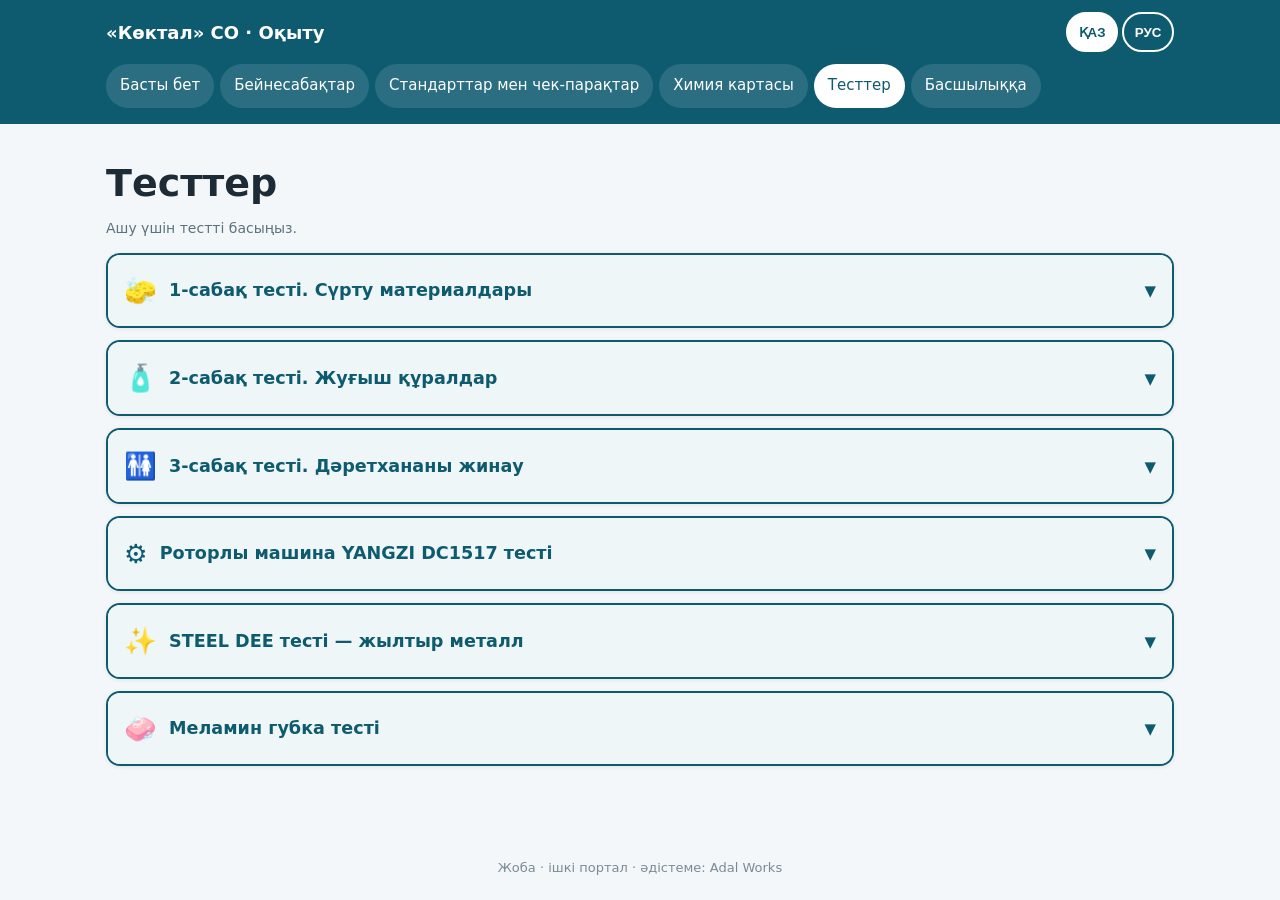
<file: tests.html>
<!DOCTYPE html>
<html lang="kk"><head><script>(function(){var q=new URLSearchParams(location.search).get("lang"),l=(q=="ru"||q=="kz")?q:(localStorage.getItem("lang")||"kz");if(q)localStorage.setItem("lang",l);document.documentElement.dataset.lang=l;document.documentElement.lang=l=="kz"?"kk":"ru"})()</script><meta charset="utf-8"/><meta content="width=device-width,initial-scale=1" name="viewport"/><meta content="noindex,nofollow" name="robots"/><title data-kz="Тесттер — клинингті оқыту, «Көктал» СО" data-ru="Тесты — обучение клинингу, ТЦ «Коктал»">Тесты — обучение клинингу, ТЦ «Коктал»</title><link href="manifest.webmanifest" rel="manifest"/><meta content="#0e5a6f" name="theme-color"/><meta content="yes" name="apple-mobile-web-app-capable"/><meta content="yes" name="mobile-web-app-capable"/><meta content="Köktal" name="apple-mobile-web-app-title"/><meta content="default" name="apple-mobile-web-app-status-bar-style"/><link href="apple-touch-icon.png" rel="apple-touch-icon"/><link href="favicon.ico" rel="icon" sizes="any"/><link href="icons/icon-32.png" rel="icon" sizes="32x32" type="image/png"/><link href="style.css?v=5" rel="stylesheet"/><style>details.test{scroll-margin-top:170px;margin:12px 0;border:2px solid #0e5a6f;border-radius:14px;overflow:hidden}details.test>summary{display:flex;align-items:center;gap:12px;list-style:none;padding:16px;min-height:64px;font-size:1.1em;font-weight:600;color:#0e5a6f;background:#eef6f8}details.test>summary::-webkit-details-marker{display:none}details.test>summary::after{content:"▾";margin-left:auto;font-size:1.3em;transition:transform .2s}details.test[open]>summary::after{transform:rotate(180deg)}details.test>.card{margin:0;box-shadow:none;border-radius:0}details.test>*:not(summary){margin-left:0;margin-right:0}.ti{font-size:1.5em}</style></head><body><header><div class="bar"><a class="logo" href="index.html"><span class="ru">ТЦ «Коктал» · Обучение</span><span class="kz">«Көктал» СО · Оқыту</span></a><div aria-label="Тіл / Язык" class="lang" role="group"><button data-l="kz" type="button">ҚАЗ</button><button data-l="ru" type="button">РУС</button></div><nav><a href="index.html"><span class="ru">Главная</span><span class="kz">Басты бет</span></a><a href="video.html"><span class="ru">Видеоуроки</span><span class="kz">Бейнесабақтар</span></a><a href="standards.html"><span class="ru">Стандарты и чек-листы</span><span class="kz">Стандарттар мен чек-парақтар</span></a><a href="chem.html"><span class="ru">Карта химии</span><span class="kz">Химия картасы</span></a><a class="on" href="tests.html"><span class="ru">Тесты</span><span class="kz">Тесттер</span></a><a href="audit.html"><span class="ru">Для руководства</span><span class="kz">Басшылыққа</span></a></nav></div></header><main><h1><span class="ru">Тесты</span><span class="kz">Тесттер</span></h1><p class="sub"><span class="ru">Нажмите на тест, чтобы открыть его.</span><span class="kz">Ашу үшін тестті басыңыз.</span></p><details class="test" id="lesson1"><summary><span class="ti">🧽</span><span class="tt"><span class="ru">Тест: Урок 1. Протирочные материалы</span><span class="kz">1-сабақ тесті. Сүрту материалдары</span></span></summary><div class="card"><p><span class="ru">Введите имя и фамилию, ответьте на вопросы — результат покажется сразу после отправки.</span><span class="kz">Аты-жөніңізді жазып, сұрақтарға жауап беріңіз — нәтиже жібергеннен кейін бірден көрсетіледі.</span></p><p><a href="video.html#lesson1"><span class="ru">▶ Смотреть видеоурок</span><span class="kz">▶ Бейнесабақты көру</span></a></p><div class="gf"><iframe loading="lazy" data-src="https://docs.google.com/forms/d/e/1FAIpQLSeADtEJpEaXh9UtUmpKmnWJvDKtcCxQ08yTTd18RK19T5fy7A/viewform?embedded=true" title="Тест: Урок 1. Протирочные материалы"><span class="ru">Загрузка…</span><span class="kz">Жүктелуде…</span></iframe></div><p><a class="btn" href="https://docs.google.com/forms/d/e/1FAIpQLSeADtEJpEaXh9UtUmpKmnWJvDKtcCxQ08yTTd18RK19T5fy7A/viewform" rel="noopener" target="_blank"><span class="ru">Открыть тест</span><span class="kz">Тестті ашу</span></a></p></div></details><details class="test" id="lesson2"><summary><span class="ti">🧴</span><span class="tt"><span class="ru">Тест: Урок 2. Моющие средства</span><span class="kz">2-сабақ тесті. Жуғыш құралдар</span></span></summary><div class="card"><p><span class="ru">Введите имя и фамилию, ответьте на вопросы — результат покажется сразу после отправки.</span><span class="kz">Аты-жөніңізді жазып, сұрақтарға жауап беріңіз — нәтиже жібергеннен кейін бірден көрсетіледі.</span></p><p><a href="video.html#lesson2"><span class="ru">▶ Смотреть видеоурок</span><span class="kz">▶ Бейнесабақты көру</span></a></p><div class="gf"><iframe loading="lazy" data-src="https://docs.google.com/forms/d/e/1FAIpQLSebhhoZ3kwGNxAKTz8uf6hh9_fQerZt78AFeEzKkSZoyFfZ3g/viewform?embedded=true" title="Тест: Урок 2. Моющие средства"><span class="ru">Загрузка…</span><span class="kz">Жүктелуде…</span></iframe></div><p><a class="btn" href="https://docs.google.com/forms/d/e/1FAIpQLSebhhoZ3kwGNxAKTz8uf6hh9_fQerZt78AFeEzKkSZoyFfZ3g/viewform" rel="noopener" target="_blank"><span class="ru">Открыть тест</span><span class="kz">Тестті ашу</span></a></p></div></details><details class="test" id="lesson3"><summary><span class="ti">🚻</span><span class="tt"><span class="ru">Тест. Урок 3 — Уборка санузла</span><span class="kz">3-сабақ тесті. Дәретхананы жинау</span></span></summary><div class="card"><p><span class="ru">Введите имя и фамилию, ответьте на 12 вопросов — результат покажется сразу после отправки.</span><span class="kz">Аты-жөніңізді жазып, 12 сұраққа жауап беріңіз — нәтиже жібергеннен кейін бірден көрсетіледі.</span></p><p><a href="video.html#lesson3"><span class="ru">▶ Смотреть видеоурок</span><span class="kz">▶ Бейнесабақты көру</span></a></p><div class="gf"><iframe loading="lazy" data-src="https://docs.google.com/forms/d/e/1FAIpQLSecgU_4NFFRB3wDodYvO-P5PXH2848ZX5F60vk0q0K2MWUT4Q/viewform?embedded=true" title="Тест. Урок 3 — Уборка санузла"><span class="ru">Загрузка…</span><span class="kz">Жүктелуде…</span></iframe></div><p><a class="btn" href="https://docs.google.com/forms/d/e/1FAIpQLSecgU_4NFFRB3wDodYvO-P5PXH2848ZX5F60vk0q0K2MWUT4Q/viewform" rel="noopener" target="_blank"><span class="ru">Открыть тест</span><span class="kz">Тестті ашу</span></a></p></div></details><details class="test" id="rotor"><summary><span class="ti">⚙️</span><span class="tt"><span class="ru">Тест: Роторная машина YANGZI DC1517</span><span class="kz">Роторлы машина YANGZI DC1517 тесті</span></span></summary><div class="card"><p><span class="ru">Введите имя и фамилию, ответьте на 12 вопросов — результат покажется сразу после отправки.</span><span class="kz">Аты-жөніңізді жазып, 12 сұраққа жауап беріңіз — нәтиже жібергеннен кейін бірден көрсетіледі.</span></p><p><a href="video.html#rotor"><span class="ru">▶ Смотреть видеоурок</span><span class="kz">▶ Бейнесабақты көру</span></a></p><div class="gf"><iframe loading="lazy" data-src="https://docs.google.com/forms/d/e/1FAIpQLSdk1b6qU0uJ6sHaOkENvLC1540dLKwk7dJLxwvg1mQY8rK9jA/viewform?embedded=true" title="Тест: Роторная машина YANGZI DC1517"><span class="ru">Загрузка…</span><span class="kz">Жүктелуде…</span></iframe></div><p><a class="btn" href="https://docs.google.com/forms/d/e/1FAIpQLSdk1b6qU0uJ6sHaOkENvLC1540dLKwk7dJLxwvg1mQY8rK9jA/viewform" rel="noopener" target="_blank"><span class="ru">Открыть тест</span><span class="kz">Тестті ашу</span></a></p></div></details><details class="test" id="steel-dee"><summary><span class="ti">✨</span><span class="tt"><span class="ru">Тест: STEEL DEE — глянцевый металл</span><span class="kz">STEEL DEE тесті — жылтыр металл</span></span></summary><div class="card"><p><span class="ru">Введите имя и фамилию, ответьте на 12 вопросов — результат покажется сразу после отправки.</span><span class="kz">Аты-жөніңізді жазып, 12 сұраққа жауап беріңіз — нәтиже жібергеннен кейін бірден көрсетіледі.</span></p><p><a href="video.html#steel-dee"><span class="ru">▶ Смотреть видеоурок</span><span class="kz">▶ Бейнесабақты көру</span></a></p><div class="gf"><iframe loading="lazy" data-src="https://docs.google.com/forms/d/e/1FAIpQLSdYSY5JNQi5m0Qz5qhX4c4EsUm3kiJCrPTEihU-hSmx0ZC80g/viewform?embedded=true" title="Тест: STEEL DEE"><span class="ru">Загрузка…</span><span class="kz">Жүктелуде…</span></iframe></div><p><a class="btn" href="https://docs.google.com/forms/d/e/1FAIpQLSdYSY5JNQi5m0Qz5qhX4c4EsUm3kiJCrPTEihU-hSmx0ZC80g/viewform" rel="noopener" target="_blank"><span class="ru">Открыть тест</span><span class="kz">Тестті ашу</span></a></p></div></details><details class="test" id="melamine"><summary><span class="ti">🧼</span><span class="tt"><span class="ru">Тест: Меламиновая губка</span><span class="kz">Меламин губка тесті</span></span></summary><div class="card"><p><span class="ru">Введите имя и фамилию, ответьте на 12 вопросов — результат покажется сразу после отправки.</span><span class="kz">Аты-жөніңізді жазып, 12 сұраққа жауап беріңіз — нәтиже жібергеннен кейін бірден көрсетіледі.</span></p><p><a href="video.html#melamine"><span class="ru">▶ Смотреть видеоурок</span><span class="kz">▶ Бейнесабақты көру</span></a></p><div class="gf"><iframe loading="lazy" data-src="https://docs.google.com/forms/d/e/1FAIpQLSeA-0xxuC_fkilUnHq2Ljgru-Xi3-mtEOYCv4JCwtDqJ3M6IQ/viewform?embedded=true" title="Тест: Меламиновая губка"><span class="ru">Загрузка…</span><span class="kz">Жүктелуде…</span></iframe></div><p><a class="btn" href="https://docs.google.com/forms/d/e/1FAIpQLSeA-0xxuC_fkilUnHq2Ljgru-Xi3-mtEOYCv4JCwtDqJ3M6IQ/viewform" rel="noopener" target="_blank"><span class="ru">Открыть тест</span><span class="kz">Тестті ашу</span></a></p></div></details></main><footer><span class="ru">Черновик · внутренний портал · методика: Adal Works</span><span class="kz">Жоба · ішкі портал · әдістеме: Adal Works</span></footer><script>if("serviceWorker"in navigator)navigator.serviceWorker.register("sw.js");</script><script src="lang.js"></script><script>(function(){var d=document.querySelectorAll("details.test");function load(x){var f=x.querySelector("iframe[data-src]");if(f){f.src=f.dataset.src;f.removeAttribute("data-src")}}d.forEach(function(x){x.addEventListener("toggle",function(){if(x.open)load(x)})});function hash(){var h=location.hash.slice(1),x=h&&document.getElementById(h);if(x&&x.tagName=="DETAILS"){x.open=true;load(x);setTimeout(function(){x.scrollIntoView({block:"start"})},50)}}hash();window.addEventListener("hashchange",hash)})()</script></body></html>
</file>
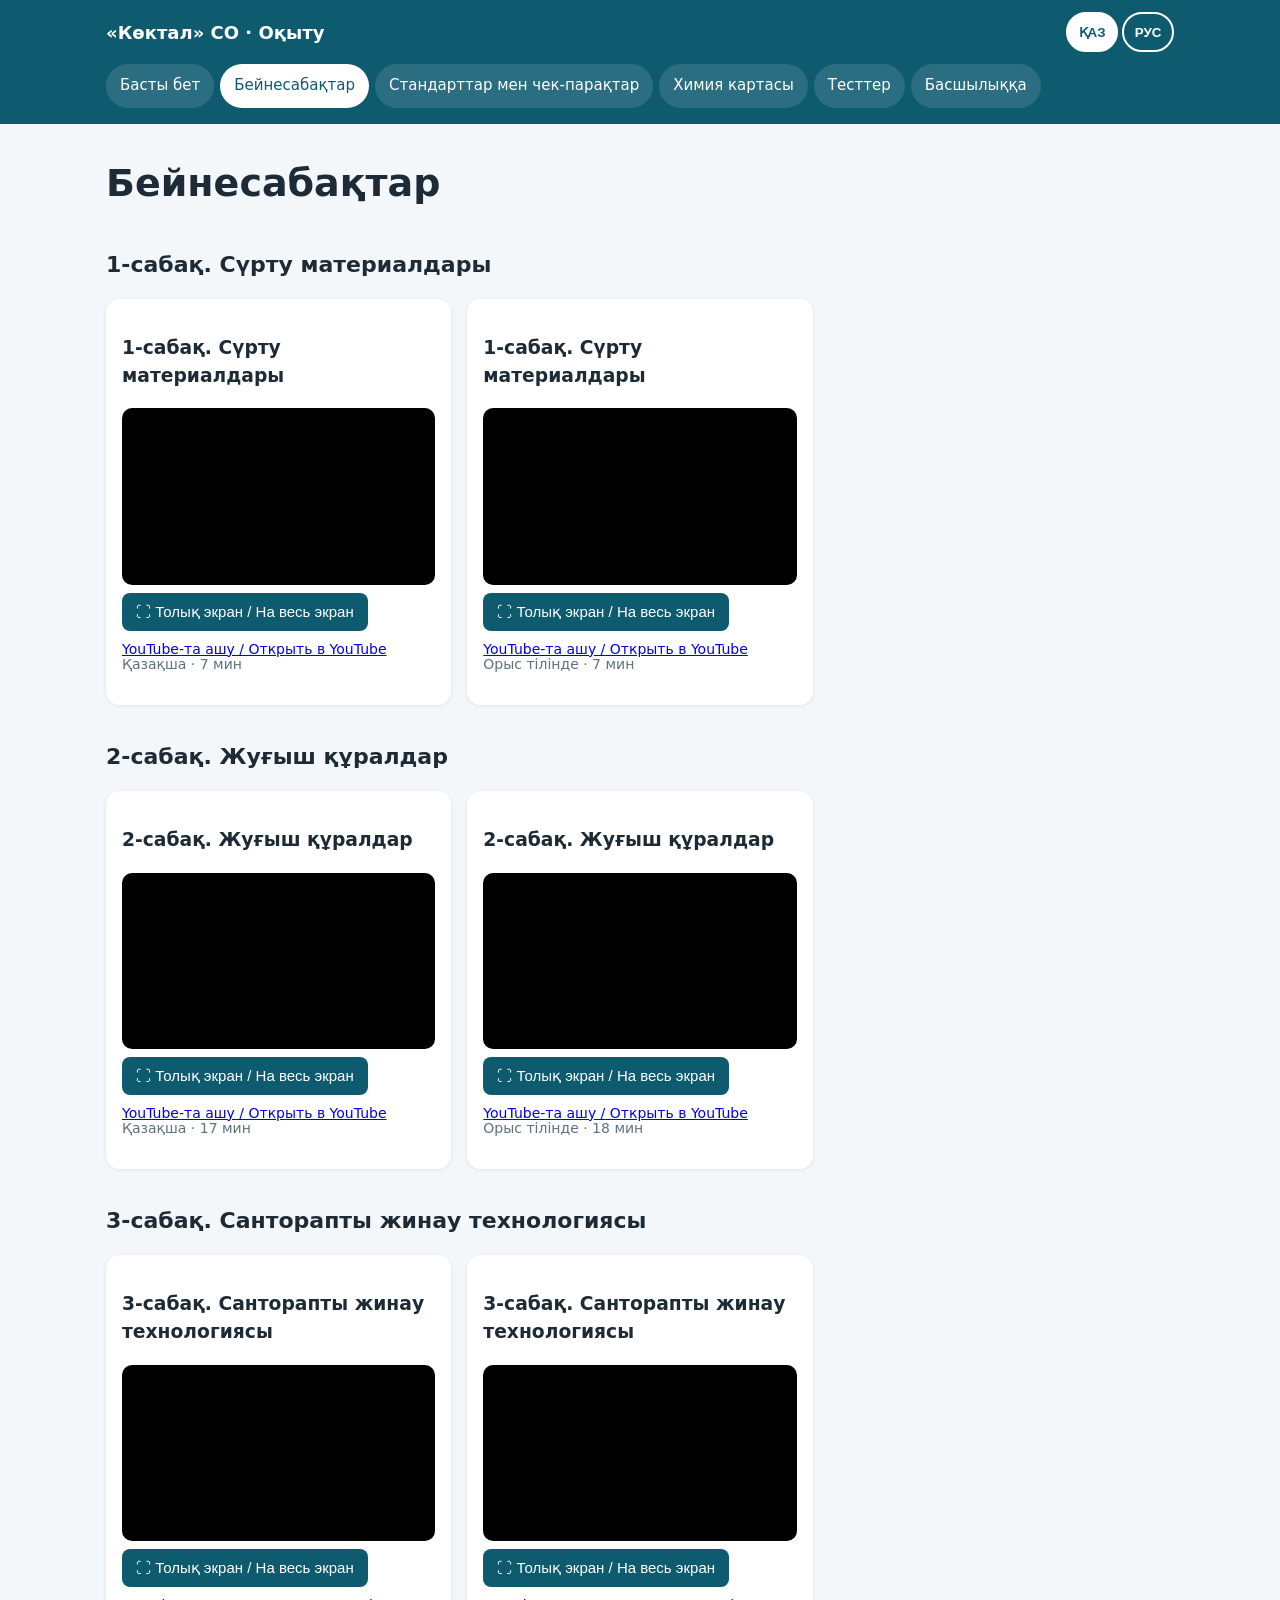
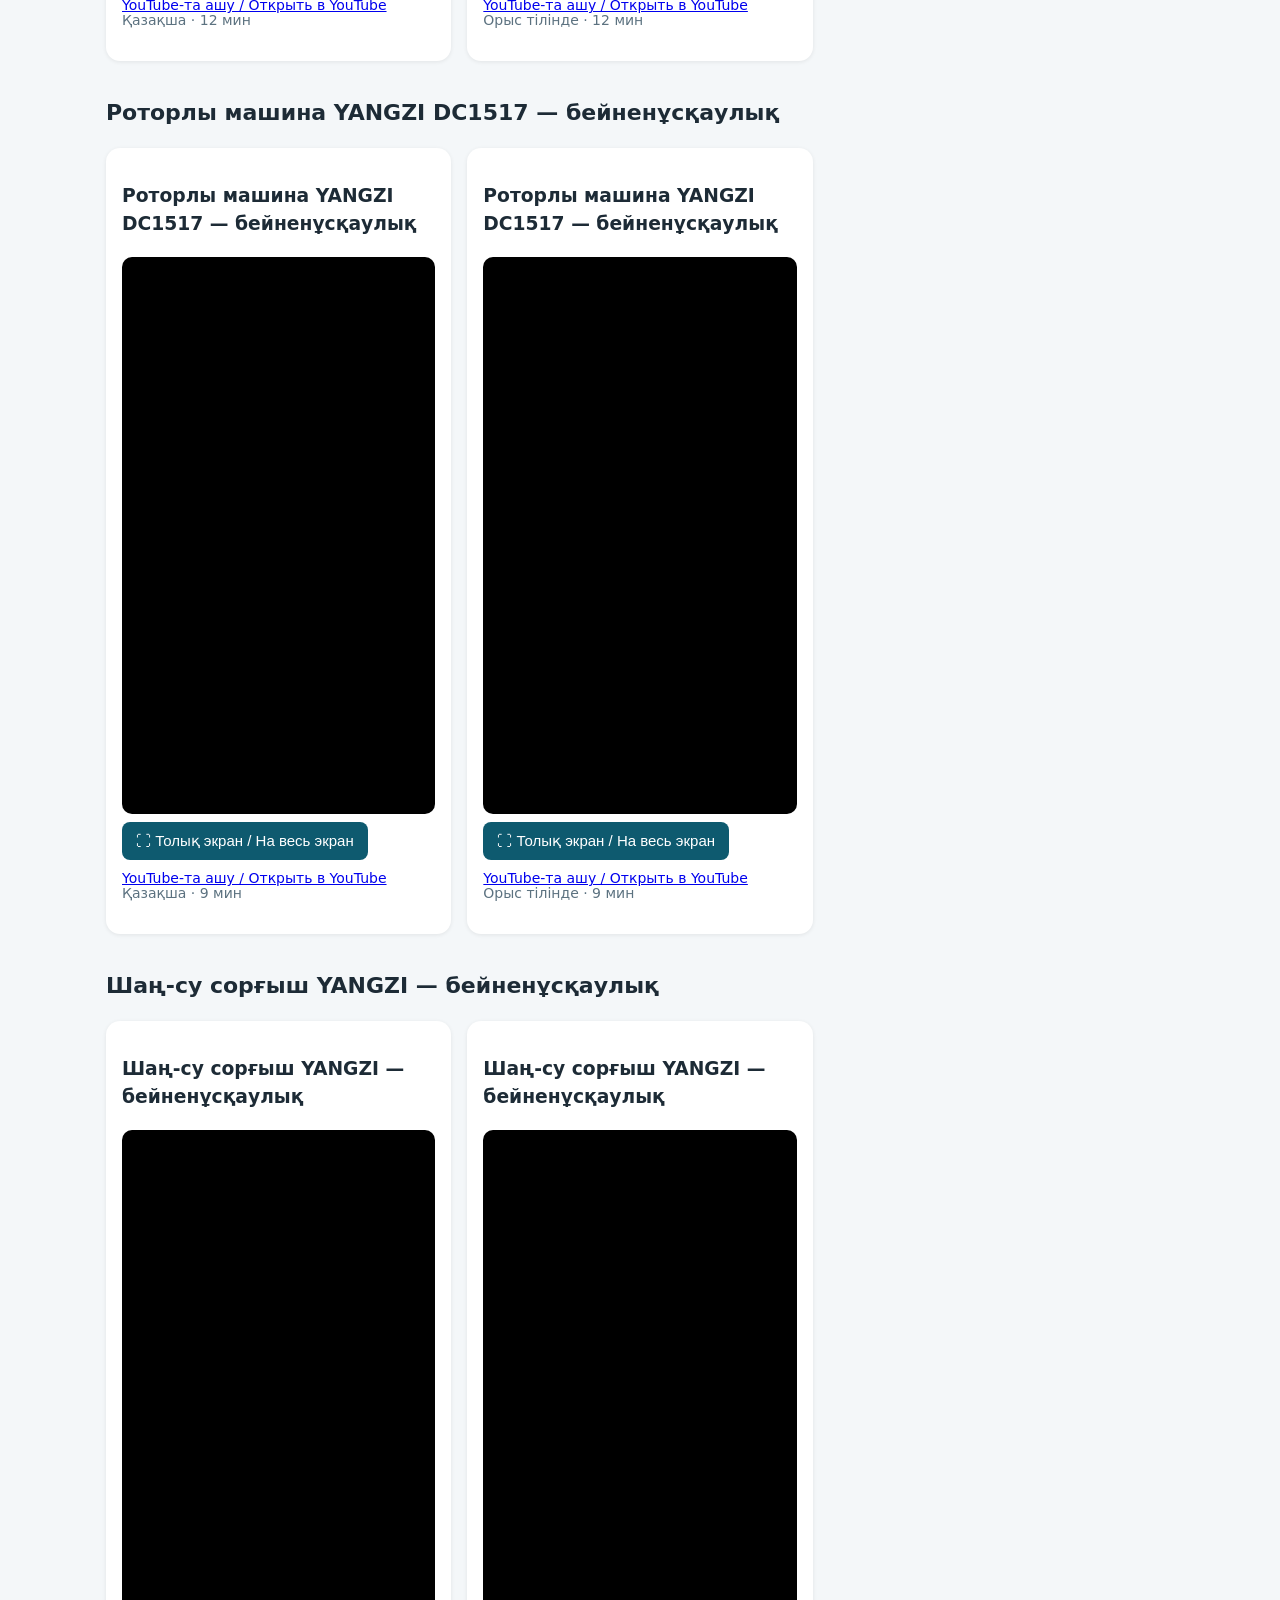
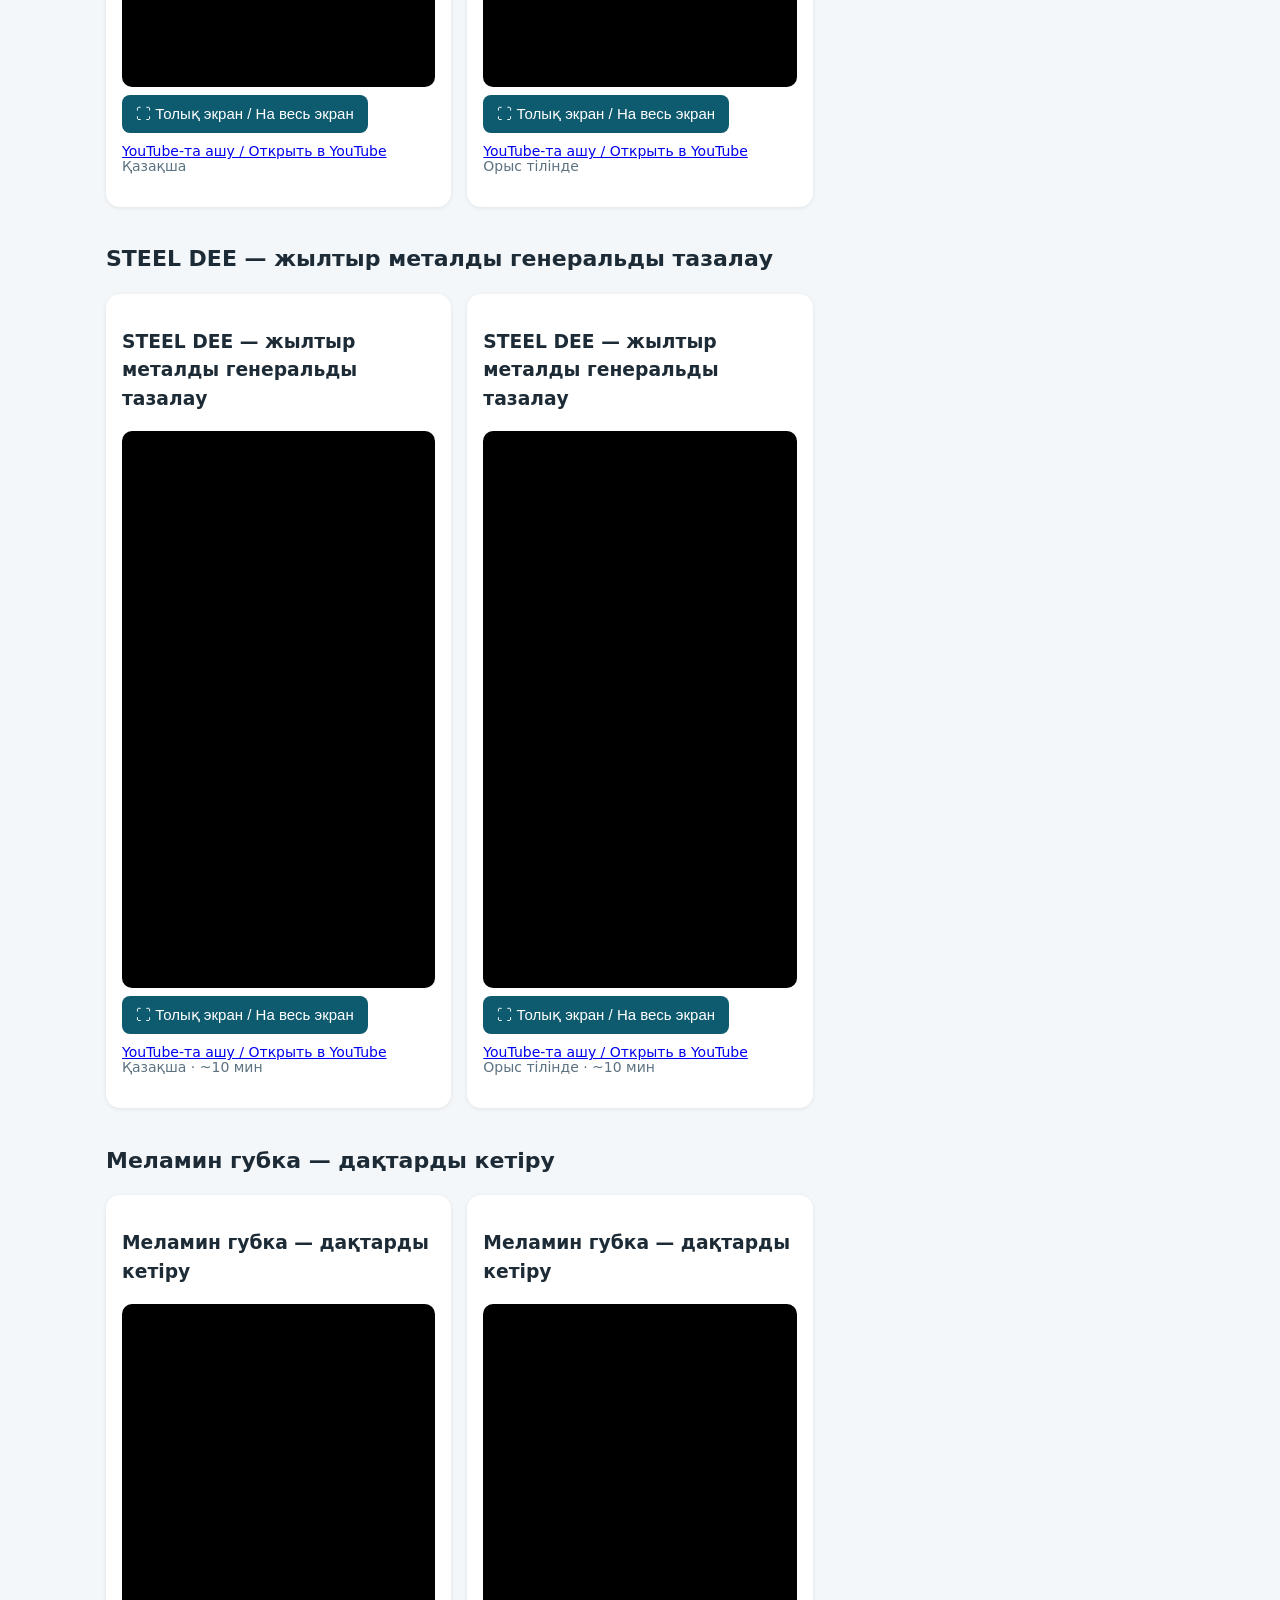
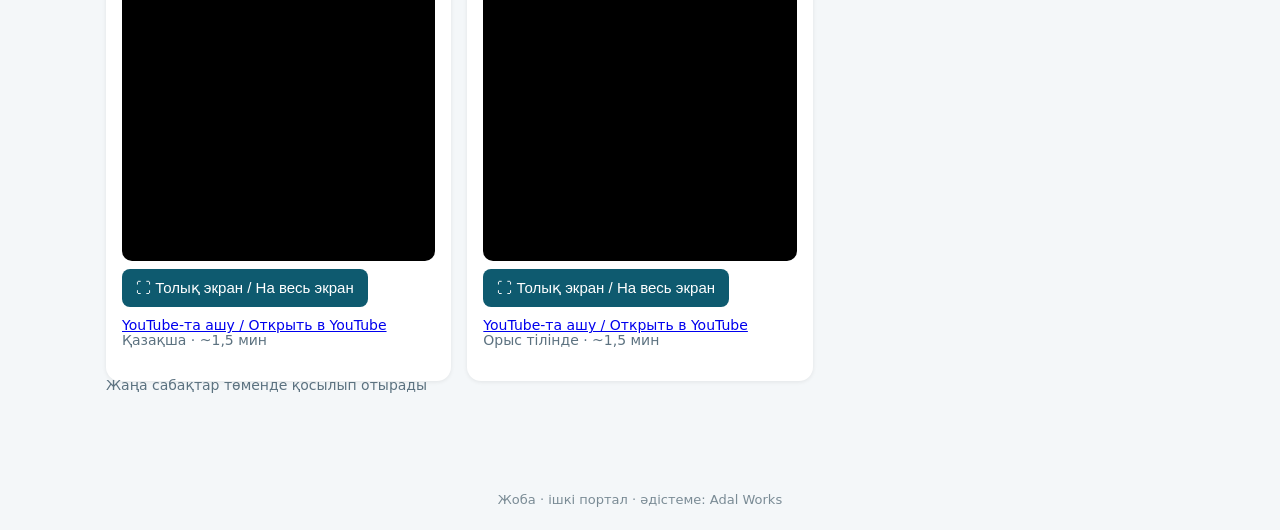
<file: video.html>
<!DOCTYPE html>
<html lang="kk"><head><script>(function(){var q=new URLSearchParams(location.search).get("lang"),l=(q=="ru"||q=="kz")?q:(localStorage.getItem("lang")||"kz");if(q)localStorage.setItem("lang",l);document.documentElement.dataset.lang=l;document.documentElement.lang=l=="kz"?"kk":"ru"})()</script><meta charset="utf-8"/><meta content="width=device-width,initial-scale=1" name="viewport"/><meta content="noindex,nofollow" name="robots"/><title data-kz="Бейнесабақтар — клинингті оқыту, «Көктал» СО" data-ru="Видеоуроки — обучение клинингу, ТЦ «Коктал»">Видеоуроки — обучение клинингу, ТЦ «Коктал»</title><link href="manifest.webmanifest" rel="manifest"/><meta content="#0e5a6f" name="theme-color"/><meta content="yes" name="apple-mobile-web-app-capable"/><meta content="yes" name="mobile-web-app-capable"/><meta content="Köktal" name="apple-mobile-web-app-title"/><meta content="default" name="apple-mobile-web-app-status-bar-style"/><link href="apple-touch-icon.png" rel="apple-touch-icon"/><link href="favicon.ico" rel="icon" sizes="any"/><link href="icons/icon-32.png" rel="icon" sizes="32x32" type="image/png"/><link href="style.css?v=5" rel="stylesheet"/></head><body><header><div class="bar"><a class="logo" href="index.html"><span class="ru">ТЦ «Коктал» · Обучение</span><span class="kz">«Көктал» СО · Оқыту</span></a><div aria-label="Тіл / Язык" class="lang" role="group"><button data-l="kz" type="button">ҚАЗ</button><button data-l="ru" type="button">РУС</button></div><nav><a href="index.html"><span class="ru">Главная</span><span class="kz">Басты бет</span></a><a class="on" href="video.html"><span class="ru">Видеоуроки</span><span class="kz">Бейнесабақтар</span></a><a href="standards.html"><span class="ru">Стандарты и чек-листы</span><span class="kz">Стандарттар мен чек-парақтар</span></a><a href="chem.html"><span class="ru">Карта химии</span><span class="kz">Химия картасы</span></a><a href="tests.html"><span class="ru">Тесты</span><span class="kz">Тесттер</span></a><a href="audit.html"><span class="ru">Для руководства</span><span class="kz">Басшылыққа</span></a></nav></div></header><main><h1><span class="ru">Видеоуроки</span><span class="kz">Бейнесабақтар</span></h1><h2 id="lesson1"><span class="ru">Урок 1. Протирочные материалы</span><span class="kz">1-сабақ. Сүрту материалдары</span></h2><div class="grid"><div class="card"><h3><span class="ru">1-сабақ. Сүрту материалдары</span><span class="kz">1-сабақ. Сүрту материалдары</span></h3><div class="yt"><iframe allow="accelerometer; encrypted-media; gyroscope; picture-in-picture; fullscreen" allowfullscreen="" loading="lazy" referrerpolicy="strict-origin-when-cross-origin" src="https://www.youtube-nocookie.com/embed/bjVFRjJ1JgA?enablejsapi=1" title="1-сабақ. Сүрту материалдары"></iframe></div><p class="sub"><span class="ru">Казахский · 7 мин</span><span class="kz">Қазақша · 7 мин</span></p></div><div class="card"><h3><span class="ru">Урок 1. Протирочные материалы</span><span class="kz">1-сабақ. Сүрту материалдары</span></h3><div class="yt"><iframe allow="accelerometer; encrypted-media; gyroscope; picture-in-picture; fullscreen" allowfullscreen="" loading="lazy" referrerpolicy="strict-origin-when-cross-origin" src="https://www.youtube-nocookie.com/embed/1WIb68T14G0?enablejsapi=1" title="Урок 1. Протирочные материалы"></iframe></div><p class="sub"><span class="ru">Русский · 7 мин</span><span class="kz">Орыс тілінде · 7 мин</span></p></div></div><h2 id="lesson2"><span class="ru">Урок 2. Моющие средства</span><span class="kz">2-сабақ. Жуғыш құралдар</span></h2><div class="grid"><div class="card"><h3><span class="ru">2-сабақ. Жуғыш құралдар</span><span class="kz">2-сабақ. Жуғыш құралдар</span></h3><div class="yt"><iframe allow="accelerometer; encrypted-media; gyroscope; picture-in-picture; fullscreen" allowfullscreen="" loading="lazy" referrerpolicy="strict-origin-when-cross-origin" src="https://www.youtube-nocookie.com/embed/JeWAkak10y8?enablejsapi=1" title="2-сабақ. Жуғыш құралдар"></iframe></div><p class="sub"><span class="ru">Казахский · 17 мин</span><span class="kz">Қазақша · 17 мин</span></p></div><div class="card"><h3><span class="ru">Урок 2. Моющие средства</span><span class="kz">2-сабақ. Жуғыш құралдар</span></h3><div class="yt"><iframe allow="accelerometer; encrypted-media; gyroscope; picture-in-picture; fullscreen" allowfullscreen="" loading="lazy" referrerpolicy="strict-origin-when-cross-origin" src="https://www.youtube-nocookie.com/embed/VyAmHXW9fQ8?enablejsapi=1" title="Урок 2. Моющие средства"></iframe></div><p class="sub"><span class="ru">Русский · 18 мин</span><span class="kz">Орыс тілінде · 18 мин</span></p></div></div><h2 id="lesson3"><span class="ru">Урок 3. Технология уборки санузла</span><span class="kz">3-сабақ. Санторапты жинау технологиясы</span></h2><div class="grid"><div class="card"><h3><span class="ru">3-сабақ. Санторапты жинау технологиясы</span><span class="kz">3-сабақ. Санторапты жинау технологиясы</span></h3><div class="yt"><iframe allow="accelerometer; encrypted-media; gyroscope; picture-in-picture; fullscreen" allowfullscreen="" loading="lazy" referrerpolicy="strict-origin-when-cross-origin" src="https://www.youtube-nocookie.com/embed/_9JojzyLRXk?enablejsapi=1" title="3-сабақ. Санторапты жинау технологиясы"></iframe></div><p class="sub"><span class="ru">Казахский · 12 мин</span><span class="kz">Қазақша · 12 мин</span></p></div><div class="card"><h3><span class="ru">Урок 3. Технология уборки санузла</span><span class="kz">3-сабақ. Санторапты жинау технологиясы</span></h3><div class="yt"><iframe allow="accelerometer; encrypted-media; gyroscope; picture-in-picture; fullscreen" allowfullscreen="" loading="lazy" referrerpolicy="strict-origin-when-cross-origin" src="https://www.youtube-nocookie.com/embed/RPv8ZRENyfw?enablejsapi=1" title="Урок 3. Технология уборки санузла"></iframe></div><p class="sub"><span class="ru">Русский · 12 мин</span><span class="kz">Орыс тілінде · 12 мин</span></p></div></div><h2 id="rotor"><span class="ru">Роторная машина YANGZI DC1517 — видеоинструкция</span><span class="kz">Роторлы машина YANGZI DC1517 — бейненұсқаулық</span></h2><div class="grid"><div class="card"><h3><span class="ru">Роторлы машина YANGZI DC1517 — бейненұсқаулық</span><span class="kz">Роторлы машина YANGZI DC1517 — бейненұсқаулық</span></h3><div class="yt v"><iframe allow="accelerometer; encrypted-media; gyroscope; picture-in-picture; fullscreen" allowfullscreen="" loading="lazy" referrerpolicy="strict-origin-when-cross-origin" src="https://www.youtube-nocookie.com/embed/0oL9aEgEuL8?enablejsapi=1" title="Роторлы машина YANGZI DC1517 — бейненұсқаулық"></iframe></div><p class="sub"><span class="ru">Казахский · 9 мин</span><span class="kz">Қазақша · 9 мин</span></p></div><div class="card"><h3><span class="ru">Роторная машина YANGZI DC1517 — видеоинструкция</span><span class="kz">Роторлы машина YANGZI DC1517 — бейненұсқаулық</span></h3><div class="yt v"><iframe allow="accelerometer; encrypted-media; gyroscope; picture-in-picture; fullscreen" allowfullscreen="" loading="lazy" referrerpolicy="strict-origin-when-cross-origin" src="https://www.youtube-nocookie.com/embed/hz3BYbnKIVA?enablejsapi=1" title="Роторная машина YANGZI DC1517 — видеоинструкция"></iframe></div><p class="sub"><span class="ru">Русский · 9 мин</span><span class="kz">Орыс тілінде · 9 мин</span></p></div></div><h2 id="vacuum"><span class="ru">Пылеводосос YANGZI — видеоинструкция</span><span class="kz">Шаң-су сорғыш YANGZI — бейненұсқаулық</span></h2><div class="grid"><div class="card"><h3><span class="ru">Шаң-су сорғыш YANGZI — бейненұсқаулық</span><span class="kz">Шаң-су сорғыш YANGZI — бейненұсқаулық</span></h3><div class="yt v"><iframe allow="accelerometer; encrypted-media; gyroscope; picture-in-picture; fullscreen" allowfullscreen="" loading="lazy" referrerpolicy="strict-origin-when-cross-origin" src="https://www.youtube-nocookie.com/embed/-lMjWN0Nxw0?enablejsapi=1" title="Шаң-су сорғыш YANGZI — бейненұсқаулық"></iframe></div><p class="sub"><span class="ru">Казахский</span><span class="kz">Қазақша</span></p></div><div class="card"><h3><span class="ru">Пылеводосос YANGZI — видеоинструкция</span><span class="kz">Шаң-су сорғыш YANGZI — бейненұсқаулық</span></h3><div class="yt v"><iframe allow="accelerometer; encrypted-media; gyroscope; picture-in-picture; fullscreen" allowfullscreen="" loading="lazy" referrerpolicy="strict-origin-when-cross-origin" src="https://www.youtube-nocookie.com/embed/WeL89mJdWAE?enablejsapi=1" title="Пылеводосос YANGZI — видеоинструкция"></iframe></div><p class="sub"><span class="ru">Русский</span><span class="kz">Орыс тілінде</span></p></div></div><h2 id="steel-dee"><span class="ru">STEEL DEE — генеральная уборка глянцевого металла</span><span class="kz">STEEL DEE — жылтыр металды генеральды тазалау</span></h2><div class="grid"><div class="card"><h3><span class="ru">STEEL DEE — жылтыр металды генеральды тазалау</span><span class="kz">STEEL DEE — жылтыр металды генеральды тазалау</span></h3><div class="yt v"><iframe allow="accelerometer; encrypted-media; gyroscope; picture-in-picture; fullscreen" allowfullscreen="" loading="lazy" referrerpolicy="strict-origin-when-cross-origin" src="https://www.youtube-nocookie.com/embed/rlgR5DmpTsc?enablejsapi=1" title="STEEL DEE — жылтыр металды генеральды тазалау"></iframe></div><p class="sub"><span class="ru">Казахский · ~10 мин</span><span class="kz">Қазақша · ~10 мин</span></p></div><div class="card"><h3><span class="ru">STEEL DEE — генеральная уборка глянцевого металла</span><span class="kz">STEEL DEE — жылтыр металды генеральды тазалау</span></h3><div class="yt v"><iframe allow="accelerometer; encrypted-media; gyroscope; picture-in-picture; fullscreen" allowfullscreen="" loading="lazy" referrerpolicy="strict-origin-when-cross-origin" src="https://www.youtube-nocookie.com/embed/dKUKvtM5FMc?enablejsapi=1" title="STEEL DEE — генеральная уборка глянцевого металла"></iframe></div><p class="sub"><span class="ru">Русский · ~10 мин</span><span class="kz">Орыс тілінде · ~10 мин</span></p></div></div><h2 id="melamine"><span class="ru">Меламиновая губка — удаление пятен</span><span class="kz">Меламин губка — дақтарды кетіру</span></h2><div class="grid"><div class="card"><h3><span class="ru">Меламин губка — дақтарды кетіру</span><span class="kz">Меламин губка — дақтарды кетіру</span></h3><div class="yt v"><iframe allow="accelerometer; encrypted-media; gyroscope; picture-in-picture; fullscreen" allowfullscreen="" loading="lazy" referrerpolicy="strict-origin-when-cross-origin" src="https://www.youtube-nocookie.com/embed/13mVcAoqL64?enablejsapi=1" title="Меламин губка — дақтарды кетіру"></iframe></div><p class="sub"><span class="ru">Казахский · ~1,5 мин</span><span class="kz">Қазақша · ~1,5 мин</span></p></div><div class="card"><h3><span class="ru">Меламиновая губка — удаление пятен</span><span class="kz">Меламин губка — дақтарды кетіру</span></h3><div class="yt v"><iframe allow="accelerometer; encrypted-media; gyroscope; picture-in-picture; fullscreen" allowfullscreen="" loading="lazy" referrerpolicy="strict-origin-when-cross-origin" src="https://www.youtube-nocookie.com/embed/Uyv14vsEZcY?enablejsapi=1" title="Меламиновая губка — удаление пятен"></iframe></div><p class="sub"><span class="ru">Русский · ~1,5 мин</span><span class="kz">Орыс тілінде · ~1,5 мин</span></p></div></div><p class="sub"><span class="ru">Новые уроки будут добавляться ниже</span><span class="kz">Жаңа сабақтар төменде қосылып отырады</span></p></main><footer><span class="ru">Черновик · внутренний портал · методика: Adal Works</span><span class="kz">Жоба · ішкі портал · әдістеме: Adal Works</span></footer><script>if("serviceWorker"in navigator)navigator.serviceWorker.register("sw.js");</script><script src="lang.js"></script><script src="ytsync.js?v=4"></script></body></html>
</file>
<file: style.css>
*{box-sizing:border-box}html{-webkit-text-size-adjust:100%}
body{margin:0;font-family:system-ui,-apple-system,"Segoe UI",Roboto,sans-serif;color:#1d2b36;background:#f4f7f9;line-height:1.5;overflow-wrap:anywhere}
header{background:#0e5a6f;color:#fff;position:sticky;top:0;z-index:5}
.bar{max-width:1100px;margin:auto;padding:12px 16px;display:flex;align-items:center;gap:12px;flex-wrap:wrap}
.logo{font-weight:700;font-size:18px;color:#fff;text-decoration:none}
nav{display:flex;gap:6px;overflow-x:auto;width:100%;padding-bottom:4px}
nav a{flex:none;color:#fff;text-decoration:none;padding:10px 14px;min-height:44px;border-radius:22px;background:rgba(255,255,255,.12);font-size:15px}
nav a:hover,nav a.on{background:#fff;color:#0e5a6f}
main{max-width:1100px;margin:auto;padding:20px 16px 60px}
h1{font-size:clamp(24px,6vw,38px);margin:.3em 0}h2{font-size:22px;margin-top:1.6em}
.kz{display:block;font-size:14px;color:#5c7280;font-weight:400}
.grid{display:grid;grid-template-columns:repeat(auto-fill,minmax(min(100%,300px),1fr));gap:16px}
.card{background:#fff;border-radius:14px;padding:16px;box-shadow:0 1px 4px rgba(0,0,0,.08)}
.btn{display:inline-flex;align-items:center;min-height:48px;padding:0 20px;border-radius:12px;background:#0e5a6f;color:#fff;text-decoration:none;font-weight:600;border:0;font-size:16px;cursor:pointer}
.ph{background:repeating-linear-gradient(45deg,#e6edf1,#e6edf1 10px,#dfe7ec 10px,#dfe7ec 20px);border:2px dashed #9fb3bf;border-radius:10px;aspect-ratio:16/9;display:flex;align-items:center;justify-content:center;text-align:center;color:#5c7280;padding:8px;font-size:14px}
.good{border-left:6px solid #2e9e5b}.bad{border-left:6px solid #d64545}
.note{background:#fff7d6;border:1px solid #e8d27a;border-radius:10px;padding:12px;font-size:14px}
.tbl{overflow-x:auto}table{border-collapse:collapse;width:100%;min-width:560px;background:#fff}
th,td{border:1px solid #d5dee4;padding:12px;text-align:left}th{background:#e6f0f3}td.e{color:#9aa9b2}
.q{margin-bottom:16px}.q label{display:flex;gap:10px;align-items:center;min-height:48px;padding:8px 12px;border:1px solid #d5dee4;border-radius:10px;margin:6px 0;background:#fff;cursor:pointer}
.q input{width:22px;height:22px}.ok{background:#e3f6ea!important}.no{background:#fde8e8!important}
.lock{background:#2b2f36;color:#fff;border-radius:14px;padding:24px}
footer{text-align:center;color:#7a8b95;font-size:13px;padding:20px}
.yt{position:relative;width:100%;aspect-ratio:16/9;border-radius:10px;background:#000;overflow:hidden}.yt.v{aspect-ratio:9/16;width:min(100%,45vh);margin:0 auto}.yt iframe{position:absolute;top:0;left:0;width:100%;height:100%;border:0;display:block}
.gf iframe{width:100%;height:1600px;border:0;border-radius:10px;background:#fff}@media(max-width:600px){.gf iframe{height:2000px}}
.a2hs{border:2px solid #0e5a6f;margin:16px 0}.a2hs ol{padding-left:20px}.a2hs li{margin:6px 0}
.danger{background:#fde8e8;border:2px solid #d64545;margin:12px 0}
.chemgrid{grid-template-columns:repeat(auto-fill,minmax(min(100%,340px),1fr))}
.chem{border-top:8px solid #9aa9b2;display:flex;flex-direction:column;gap:10px}.chem img{width:100%;max-height:260px;object-fit:contain;background:#f4f7f9;border-radius:10px}
.chem.neu{border-top-color:#2e9e5b}.chem.alk{border-top-color:#2a78d6}.chem.cl{border-top-color:#e0a100}.chem.sol{border-top-color:#8a5cc2}
.tag{display:inline-block;padding:4px 10px;border-radius:12px;background:#e6f0f3;font-size:13px;font-weight:600}
.chem dl{margin:0}.chem dt{font-weight:700;font-size:14px;margin-top:8px;color:#0e5a6f}.chem dd{margin:2px 0 0}
details{background:#fff;border-radius:12px;margin:8px 0;box-shadow:0 1px 4px rgba(0,0,0,.08)}summary{cursor:pointer;padding:14px 16px;min-height:48px;list-style-position:inside}details>*:not(summary){margin-left:16px;margin-right:16px}details[open]{padding-bottom:8px}
.ok-box{background:#e3f6ea;border-radius:10px;padding:10px}
.cgrid{display:grid;grid-template-columns:repeat(auto-fill,minmax(min(100%,220px),1fr));gap:12px}.cz{color:#fff;border-radius:14px;padding:16px;display:flex;flex-direction:column;gap:6px;-webkit-print-color-adjust:exact;print-color-adjust:exact}.cz b{font-size:18px}
.ck label{display:flex;gap:10px;align-items:center;min-height:44px;border-bottom:1px solid #e6edf1}.ck input{width:22px;height:22px;flex:none}
@media print{header,footer,.noprint,.a2hs{display:none}body{background:#fff;font-size:12pt}.card,details{box-shadow:none;border:1px solid #ccc}.pb{break-before:page}table{min-width:0}td{height:28px}main{padding:0}}
.kz{display:inline;font-size:inherit;color:inherit;font-weight:inherit}
html[data-lang=kz] .ru,html[data-lang=ru] .kz{display:none!important}
.sub{color:#5c7280;font-size:14px;margin-top:-6px}
.lang{display:flex;gap:4px;margin-left:auto}.lang button{min-height:40px;min-width:52px;border-radius:20px;border:2px solid #fff;background:transparent;color:#fff;font-weight:700;cursor:pointer}.lang button[aria-pressed=true]{background:#fff;color:#0e5a6f}
@media print{.lang{display:none}}
.yt,.card,.grid,main{transform:none;contain:none;filter:none}

iframe:fullscreen{position:fixed!important;top:0!important;left:0!important;width:100%!important;height:100%!important;max-width:none!important;max-height:none!important;border-radius:0!important;margin:0!important}
iframe:-webkit-full-screen{position:fixed!important;top:0!important;left:0!important;width:100%!important;height:100%!important;max-width:none!important;max-height:none!important;border-radius:0!important;margin:0!important}
.ytx{display:flex;flex-wrap:wrap;gap:8px;align-items:center;margin:8px 0 0}.ytx button{background:#0e5a6f;color:#fff;border:0;border-radius:8px;padding:10px 14px;font-size:15px;cursor:pointer}.ytx a{font-size:14px}
.ytclose{display:none}
.yt.ov{position:fixed!important;top:0;left:0;width:100vw!important;height:100vh;height:100dvh;max-width:none;max-height:none;aspect-ratio:auto!important;margin:0!important;border-radius:0;z-index:9999;background:#000;display:flex;align-items:center;justify-content:center}
.yt.ov iframe{position:static;width:min(100vw,calc(100dvh*16/9));height:auto;aspect-ratio:16/9;border-radius:0}
.yt.v.ov iframe{width:min(100vw,calc(100dvh*9/16));aspect-ratio:9/16}
.yt.ov .ytclose{display:block;position:absolute;top:10px;right:10px;z-index:2;width:48px;height:48px;border-radius:50%;border:2px solid #fff;background:rgba(0,0,0,.6);color:#fff;font-size:24px;line-height:1;cursor:pointer}
html.ovlock,html.ovlock body{overflow:hidden}
</file>
